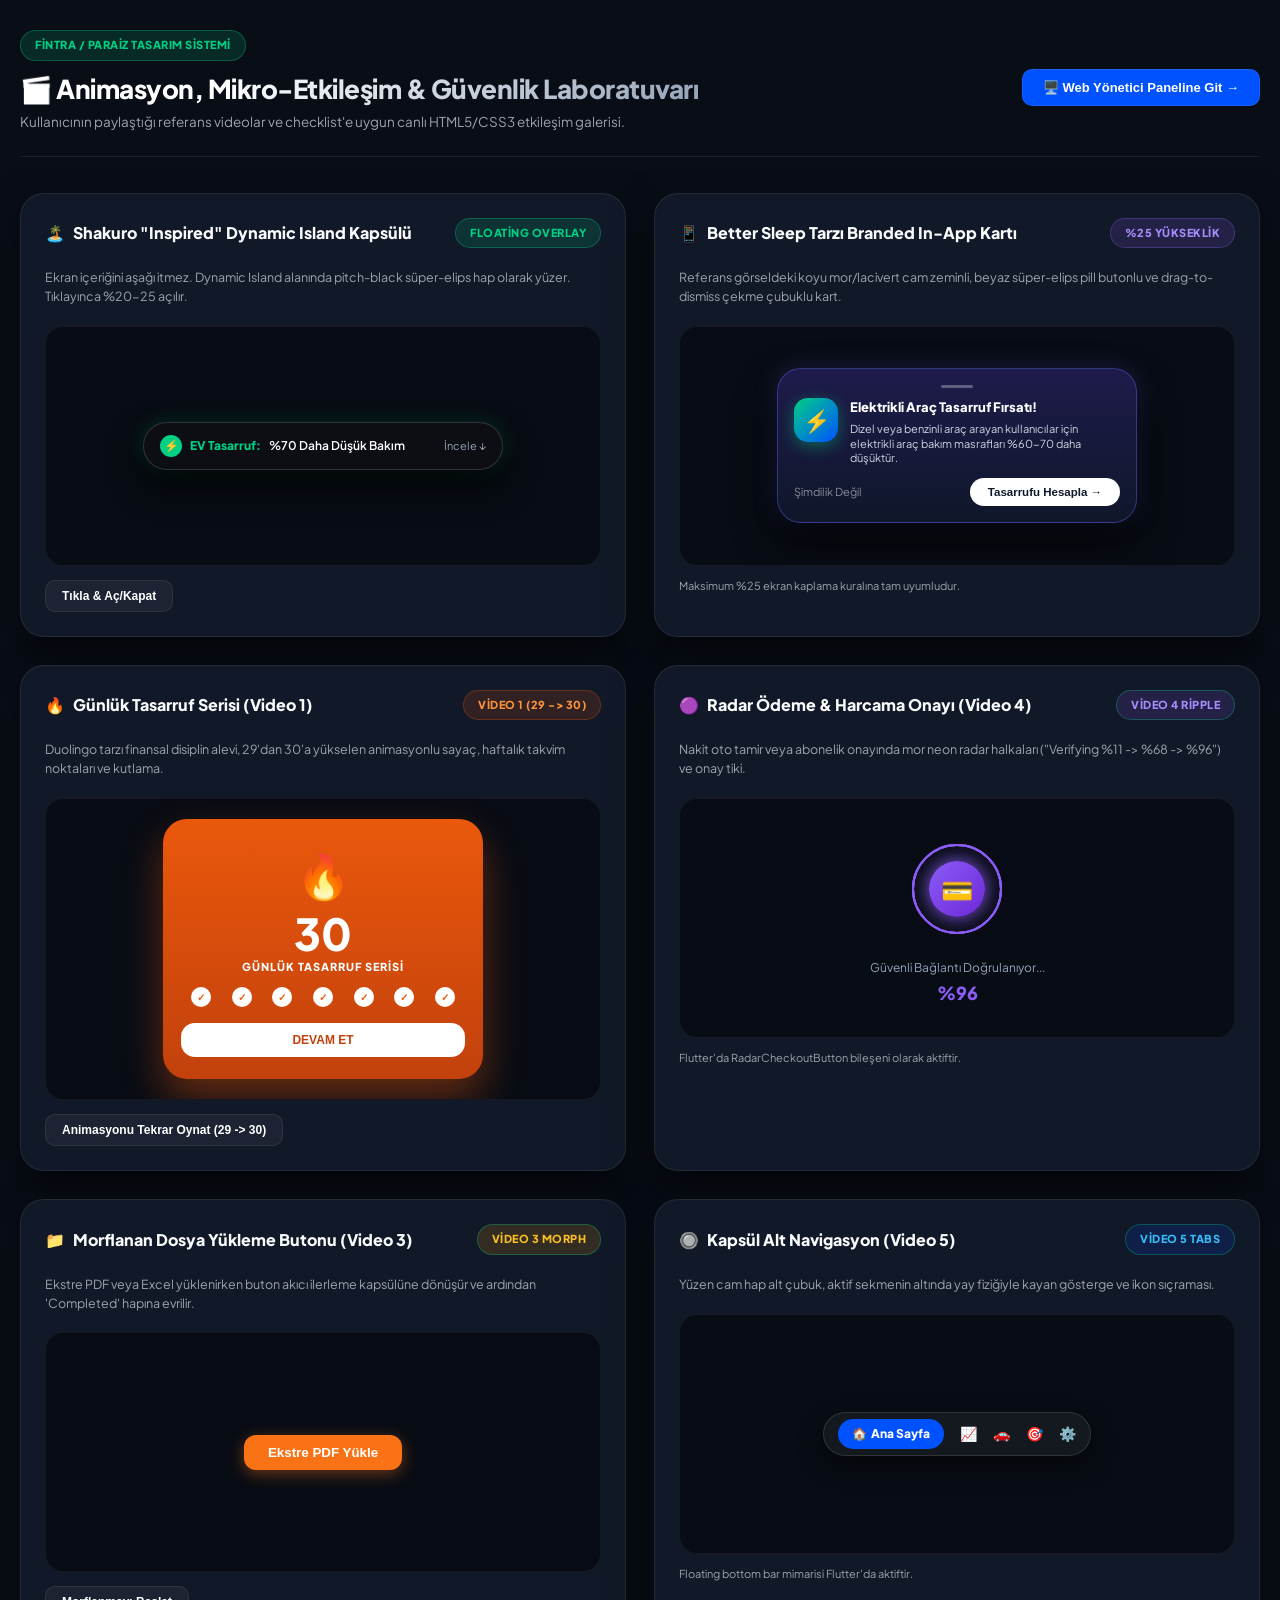
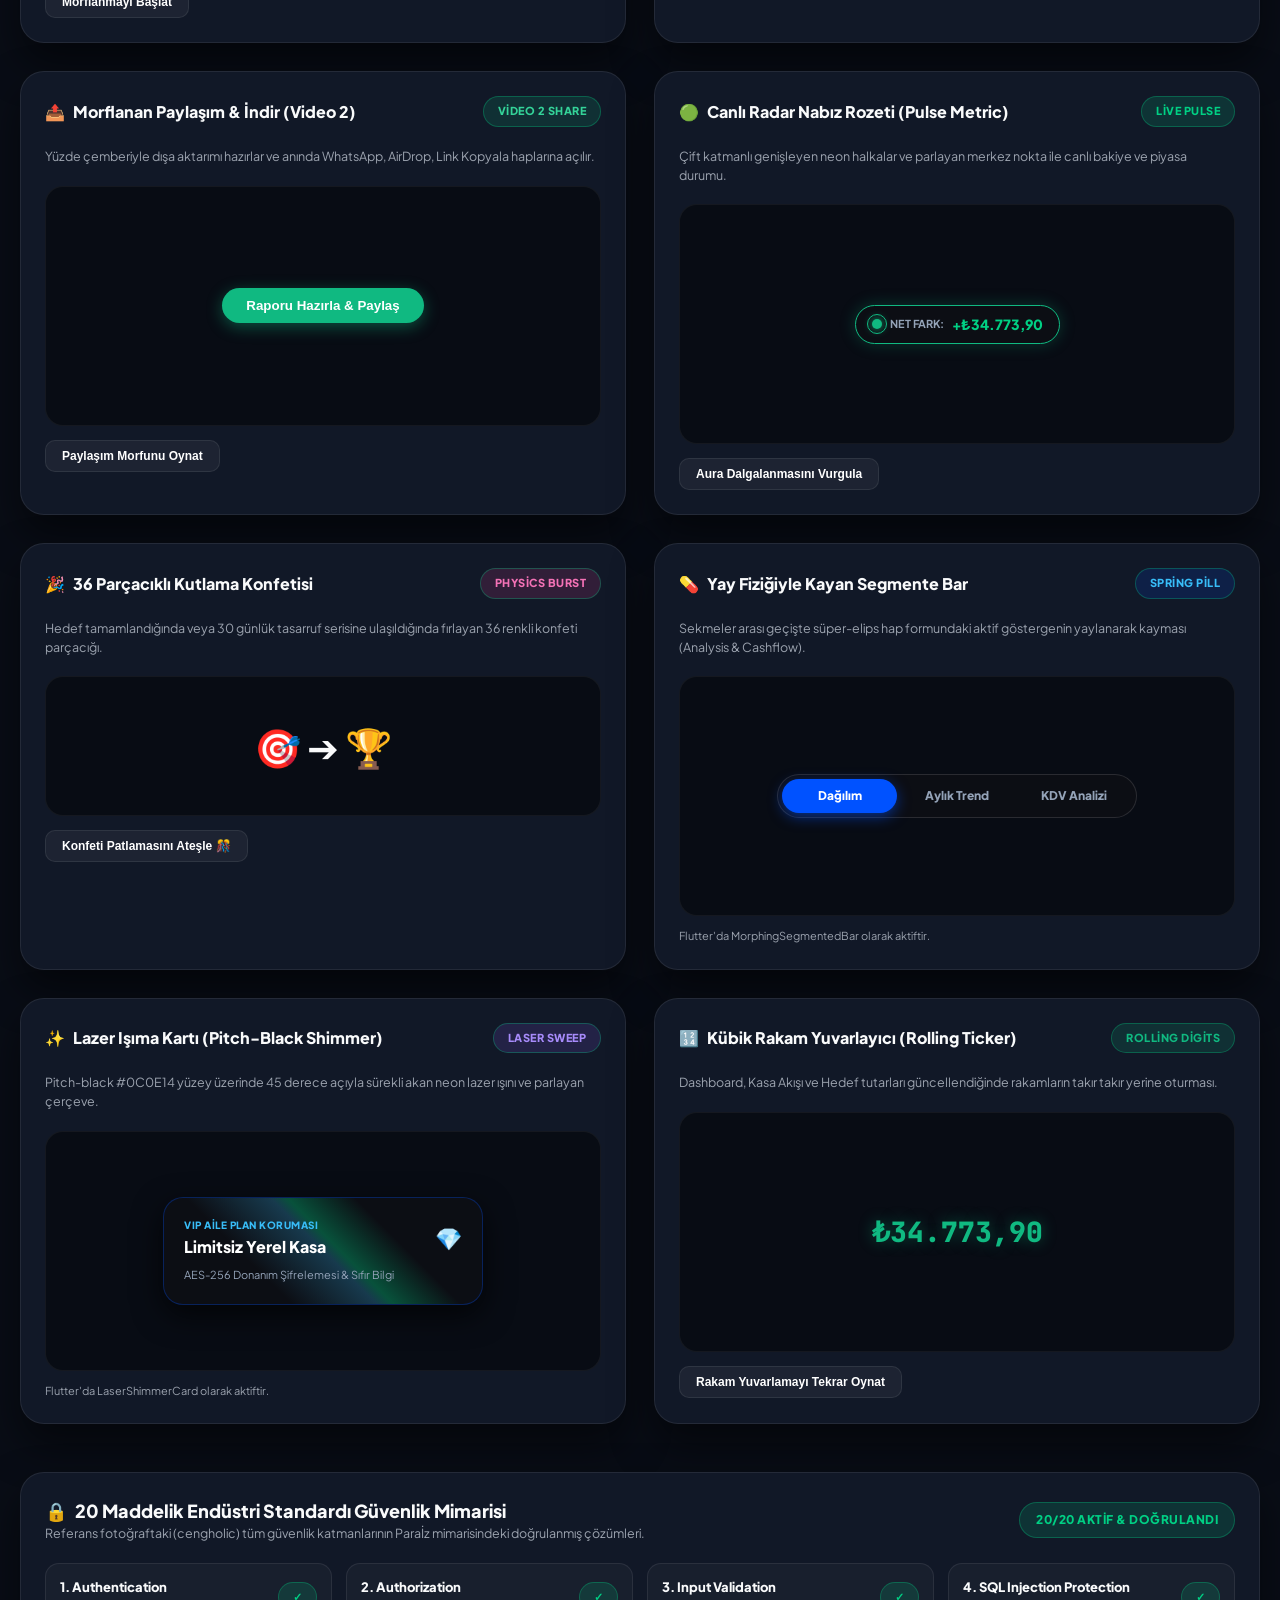
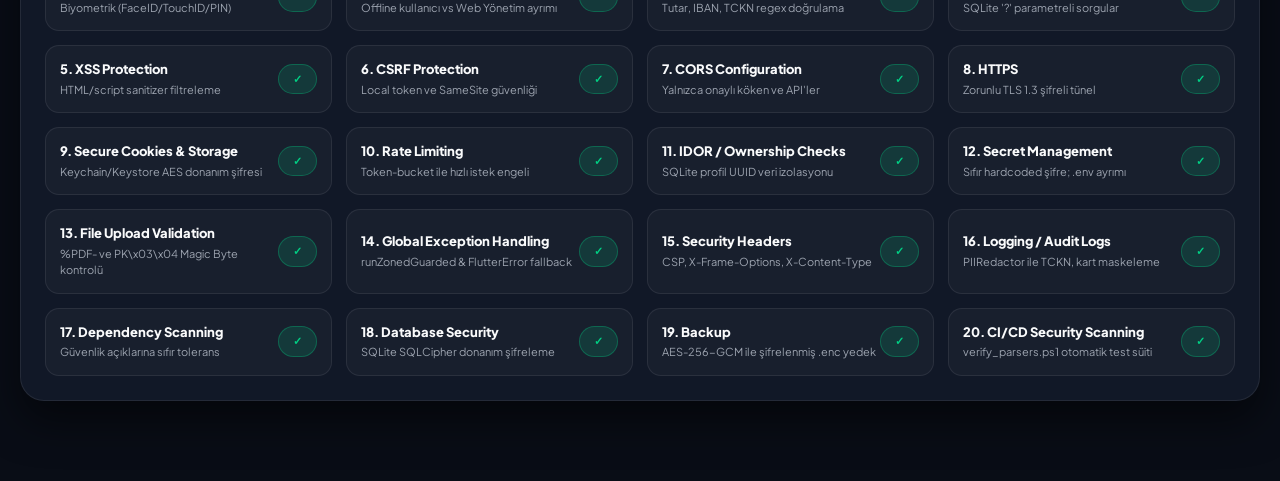
<file: Sistem_Dokumantasyonu/08_ANIMASYON_VE_GORSEL_LABORATUVARI.html>
<!DOCTYPE html>
<html lang="tr">
<head>
  <meta charset="UTF-8">
  <meta name="viewport" content="width=device-width, initial-scale=1.0">
  <title>Paraİz - Animasyon, Mikro-Etkileşim & Güvenlik Laboratuvarı</title>
  <link rel="preconnect" href="https://fonts.googleapis.com">
  <link rel="preconnect" href="https://fonts.gstatic.com" crossorigin>
  <link href="https://fonts.googleapis.com/css2?family=Plus+Jakarta+Sans:wght@400;500;600;700;800;900&family=JetBrains+Mono:wght@400;600;700&display=swap" rel="stylesheet">
  <style>
    :root {
      --bg: #090D16;
      --card-bg: #111827;
      --card-border: rgba(255, 255, 255, 0.08);
      --accent-blue: #0052FF;
      --accent-green: #00D084;
      --accent-orange: #EA580C;
      --accent-purple: #8B5CF6;
      --text: #F9FAFB;
      --text-muted: #9CA3AF;
    }

    * { box-sizing: border-box; margin: 0; padding: 0; }
    body {
      font-family: 'Plus Jakarta Sans', sans-serif;
      background-color: var(--bg);
      color: var(--text);
      padding: 30px 20px 80px;
      line-height: 1.5;
    }

    .container {
      max-width: 1400px;
      margin: 0 auto;
    }

    header {
      margin-bottom: 36px;
      border-bottom: 1px solid var(--card-border);
      padding-bottom: 24px;
      display: flex;
      justify-content: space-between;
      align-items: center;
      flex-wrap: wrap;
      gap: 16px;
    }

    .title-h1 {
      font-size: 26px;
      font-weight: 900;
      letter-spacing: -0.5px;
      background: linear-gradient(135deg, #FFF 30%, #94A3B8 100%);
      -webkit-background-clip: text;
      -webkit-text-fill-color: transparent;
    }

    .badge-pill {
      display: inline-flex;
      align-items: center;
      gap: 6px;
      padding: 6px 14px;
      border-radius: 20px;
      font-size: 11px;
      font-weight: 800;
      background: rgba(0, 208, 132, 0.15);
      color: #00D084;
      border: 1px solid rgba(0, 208, 132, 0.3);
      text-transform: uppercase;
      letter-spacing: 0.5px;
    }

    /* Grid layout for animations */
    .showcase-grid {
      display: grid;
      grid-template-columns: repeat(auto-fit, minmax(420px, 1fr));
      gap: 28px;
      margin-bottom: 48px;
    }

    .card {
      background: var(--card-bg);
      border: 1px solid var(--card-border);
      border-radius: 24px;
      padding: 24px;
      position: relative;
      overflow: hidden;
      box-shadow: 0 20px 40px rgba(0, 0, 0, 0.5);
    }

    .card-header {
      display: flex;
      justify-content: space-between;
      align-items: center;
      margin-bottom: 20px;
    }

    .card-title {
      font-size: 16px;
      font-weight: 800;
      display: flex;
      align-items: center;
      gap: 8px;
    }

    .card-desc {
      font-size: 12.5px;
      color: var(--text-muted);
      margin-bottom: 20px;
    }

    .preview-stage {
      background: #080C14;
      border: 1px solid rgba(255, 255, 255, 0.05);
      border-radius: 18px;
      min-height: 240px;
      display: flex;
      flex-direction: column;
      align-items: center;
      justify-content: center;
      padding: 20px;
      position: relative;
      overflow: hidden;
    }

    /* 1. SHAKURO FLOATING DYNAMIC ISLAND PILL */
    .shakuro-pill {
      background: #0C0E14;
      border: 1px solid rgba(255, 255, 255, 0.15);
      border-radius: 26px;
      box-shadow: 0 16px 36px rgba(0,0,0,0.8), 0 0 20px rgba(0, 208, 132, 0.2);
      width: 100%;
      max-width: 360px;
      padding: 12px 16px;
      cursor: pointer;
      transition: all 0.35s cubic-bezier(0.175, 0.885, 0.32, 1.275);
    }
    .shakuro-pill:hover {
      border-color: rgba(0, 208, 132, 0.5);
      transform: translateY(-2px);
    }

    /* 2. BETTER SLEEP BRANDED IN-APP NOTIFICATION CARD (%25) */
    .better-sleep-card {
      width: 100%;
      max-width: 360px;
      background: linear-gradient(180deg, #1E1B4B 0%, #0F172A 100%);
      border: 1.2px solid rgba(99, 102, 241, 0.4);
      border-radius: 24px;
      padding: 16px;
      box-shadow: 0 20px 40px rgba(0,0,0,0.8), 0 0 25px rgba(99, 102, 241, 0.25);
    }

    /* 3. DAILY STREAK FLAME CARD */
    .streak-container {
      width: 100%;
      max-width: 320px;
      background: linear-gradient(180deg, #EA580C 0%, #C2410C 100%);
      border-radius: 24px;
      padding: 22px 18px;
      text-align: center;
      box-shadow: 0 20px 40px rgba(234, 88, 12, 0.4);
      animation: flamePulse 2s infinite alternate;
    }
    @keyframes flamePulse {
      0% { box-shadow: 0 16px 30px rgba(234, 88, 12, 0.35); }
      100% { box-shadow: 0 24px 50px rgba(234, 88, 12, 0.6); }
    }

    /* 4. RADAR PULSE BUTTON */
    .radar-box {
      position: relative;
      width: 120px;
      height: 120px;
      display: flex;
      align-items: center;
      justify-content: center;
    }
    .radar-ring {
      position: absolute;
      width: 90px;
      height: 90px;
      border-radius: 50%;
      border: 2px solid #8B5CF6;
      animation: ringExpand 1.5s infinite ease-out;
    }
    .radar-ring:nth-child(2) { animation-delay: 0.5s; }
    .radar-ring:nth-child(3) { animation-delay: 1.0s; }
    @keyframes ringExpand {
      0% { transform: scale(0.6); opacity: 1; }
      100% { transform: scale(1.6); opacity: 0; }
    }

    /* 5. MORPHING FILE BUTTON */
    .morph-btn {
      padding: 10px 24px;
      background: #F97316;
      color: white;
      border-radius: 12px;
      font-weight: 800;
      border: none;
      cursor: pointer;
      transition: all 0.3s;
      box-shadow: 0 4px 16px rgba(249, 115, 22, 0.4);
    }
    .morph-btn:hover { background: #EA580C; }

    /* 7. MORPHING SHARE BUTTON */
    .share-pill-btn {
      padding: 10px 24px;
      background: #10B981;
      color: white;
      border-radius: 24px;
      font-weight: 800;
      border: none;
      cursor: pointer;
      box-shadow: 0 4px 16px rgba(16, 185, 129, 0.4);
      transition: all 0.3s;
    }
    .share-pill-btn:hover { background: #059669; }

    /* 8. PULSE METRIC BADGE */
    .pulse-radar-badge {
      display: inline-flex;
      align-items: center;
      gap: 8px;
      background: #0C0E14;
      border: 1.5px solid #10B981;
      padding: 8px 16px;
      border-radius: 20px;
      position: relative;
      box-shadow: 0 0 16px rgba(16, 185, 129, 0.25);
    }
    .radar-dot-live {
      width: 10px;
      height: 10px;
      background: #10B981;
      border-radius: 50%;
      position: relative;
      box-shadow: 0 0 10px #10B981;
    }
    .radar-dot-live::before {
      content: '';
      position: absolute;
      left: -5px; top: -5px; right: -5px; bottom: -5px;
      border: 1.5px solid #10B981;
      border-radius: 50%;
      animation: pulseRipple 1.8s infinite cubic-bezier(0, 0.2, 0.8, 1);
    }
    @keyframes pulseRipple {
      0% { transform: scale(0.6); opacity: 1; }
      100% { transform: scale(2.2); opacity: 0; }
    }

    /* 9. LASER SHIMMER CARD */
    .laser-shimmer-box {
      background: #0C0E14;
      border: 1.5px solid rgba(0, 82, 255, 0.3);
      border-radius: 20px;
      padding: 20px;
      position: relative;
      overflow: hidden;
      box-shadow: 0 10px 30px rgba(0,0,0,0.7);
    }
    .laser-beam {
      position: absolute;
      top: -50%;
      left: -50%;
      width: 200%;
      height: 200%;
      background: linear-gradient(
        45deg,
        transparent 40%,
        rgba(56, 189, 248, 0.25) 50%,
        rgba(0, 208, 132, 0.35) 52%,
        transparent 60%
      );
      animation: laserSweep 3.5s infinite linear;
      pointer-events: none;
    }
    @keyframes laserSweep {
      0% { transform: translate(-50%, -50%) rotate(0deg); }
      100% { transform: translate(50%, 50%) rotate(0deg); }
    }

    /* 10. MORPHING SEGMENTED BAR */
    .morph-seg-container {
      background: #0C0E14;
      border: 1px solid rgba(255, 255, 255, 0.12);
      border-radius: 24px;
      padding: 4px;
      display: flex;
      position: relative;
      width: 100%;
      max-width: 360px;
    }
    .morph-seg-indicator {
      position: absolute;
      top: 4px;
      bottom: 4px;
      border-radius: 20px;
      background: #0052FF;
      box-shadow: 0 4px 14px rgba(0, 82, 255, 0.5);
      transition: all 0.35s cubic-bezier(0.34, 1.56, 0.64, 1);
    }
    .morph-seg-item {
      flex: 1;
      text-align: center;
      padding: 8px 12px;
      font-size: 12px;
      font-weight: 800;
      color: #94A3B8;
      cursor: pointer;
      position: relative;
      z-index: 2;
      transition: color 0.2s;
    }
    .morph-seg-item.active { color: #FFFFFF; }

    /* 12. ROLLING NUMBER TICKER */
    .ticker-display {
      font-family: 'JetBrains Mono', monospace;
      font-size: 28px;
      font-weight: 900;
      color: #10B981;
      text-shadow: 0 0 15px rgba(16, 185, 129, 0.4);
      display: inline-block;
      transition: all 0.2s;
    }

    /* Controls button */
    .btn-action {
      margin-top: 14px;
      padding: 8px 16px;
      border-radius: 10px;
      border: 1px solid var(--card-border);
      background: rgba(255, 255, 255, 0.05);
      color: white;
      font-size: 12px;
      font-weight: 700;
      cursor: pointer;
      transition: all 0.2s;
    }
    .btn-action:hover { background: rgba(255, 255, 255, 0.12); }

    /* Security 20 Matrix */
    .security-matrix {
      display: grid;
      grid-template-columns: repeat(auto-fit, minmax(280px, 1fr));
      gap: 14px;
      margin-top: 20px;
    }
    .sec-item {
      background: rgba(255, 255, 255, 0.03);
      border: 1px solid var(--card-border);
      border-radius: 14px;
      padding: 14px;
      display: flex;
      justify-content: space-between;
      align-items: center;
    }
    .sec-title { font-size: 13px; font-weight: 800; }
    .sec-sub { font-size: 11px; color: var(--text-muted); margin-top: 2px; }
  </style>
</head>
<body>

  <div class="container">
    <header>
      <div>
        <div class="badge-pill">Fintra / Paraİz Tasarım Sistemi</div>
        <h1 class="title-h1" style="margin-top: 8px;">🎬 Animasyon, Mikro-Etkileşim & Güvenlik Laboratuvarı</h1>
        <p style="color: var(--text-muted); font-size: 13.5px; margin-top: 4px;">Kullanıcının paylaştığı referans videolar ve checklist'e uygun canlı HTML5/CSS3 etkileşim galerisi.</p>
      </div>
      <div>
        <a href="../Web_Yonetici_Paneli/index.html" style="text-decoration: none;">
          <button class="btn-action" style="background: var(--accent-blue); padding: 10px 20px; font-size: 13px;">
            🖥️ Web Yönetici Paneline Git →
          </button>
        </a>
      </div>
    </header>

    <!-- SECTION 1: ANIMATION SHOWCASES -->
    <div class="showcase-grid">

      <!-- 1. SHAKURO FLOATING DYNAMIC ISLAND PILL -->
      <div class="card">
        <div class="card-header">
          <div class="card-title">
            <span>🏝️</span> Shakuro "Inspired" Dynamic Island Kapsülü
          </div>
          <span class="badge-pill" style="color: #00D084; background: rgba(0,208,132,0.15);">Floating Overlay</span>
        </div>
        <div class="card-desc">Ekran içeriğini aşağı itmez. Dynamic Island alanında pitch-black süper-elips hap olarak yüzer. Tıklayınca %20-25 açılır.</div>

        <div class="preview-stage">
          <div class="shakuro-pill" id="demo-shakuro-pill" onclick="toggleDemoPill()">
            <div style="display: flex; justify-content: space-between; align-items: center;">
              <div style="display: flex; align-items: center; gap: 8px;">
                <span style="background: #00D084; color: #064E3B; width: 22px; height: 22px; border-radius: 50%; display: flex; align-items: center; justify-content: center; font-weight: 900; font-size: 12px;">⚡</span>
                <span style="color: #00D084; font-weight: 800; font-size: 12px;">EV Tasarruf:</span>
                <span style="color: white; font-size: 12px; font-weight: 600;">%70 Daha Düşük Bakım</span>
              </div>
              <span style="font-size: 11px; color: #94A3B8;">İncele ↓</span>
            </div>
            <div id="demo-pill-expanded" style="display: none; margin-top: 10px; border-top: 1px solid rgba(255,255,255,0.1); padding-top: 8px;">
              <div style="font-size: 11px; color: #CBD5E1; line-height: 1.4;">
                Dizel/benzinli araçlardaki motor yağı, triger, buji ve egzoz gibi periyodik ağır bakım masrafları elektrikli araçta yoktur. Km başına yakıt maliyeti %70-80 daha ekonomiktir.
              </div>
              <div style="display: flex; justify-content: space-between; align-items: center; margin-top: 8px;">
                <span style="font-size: 10px; color: rgba(255,255,255,0.4);">↑ Yukarı kaydırarak kapatın</span>
                <span style="font-size: 11px; font-weight: 800; color: #00D084;">Yıllık ₺45.000 Tasarruf</span>
              </div>
            </div>
          </div>
        </div>
        <button class="btn-action" onclick="toggleDemoPill()">Tıkla & Aç/Kapat</button>
      </div>

      <!-- 2. BETTER SLEEP BRANDED IN-APP MODAL (%25) -->
      <div class="card">
        <div class="card-header">
          <div class="card-title">
            <span>📱</span> Better Sleep Tarzı Branded In-App Kartı
          </div>
          <span class="badge-pill" style="color: #A78BFA; background: rgba(139,92,246,0.15); border-color: rgba(139,92,246,0.3);">%25 Yükseklik</span>
        </div>
        <div class="card-desc">Referans görseldeki koyu mor/lacivert cam zeminli, beyaz süper-elips pill butonlu ve drag-to-dismiss çekme çubuklu kart.</div>

        <div class="preview-stage">
          <div class="better-sleep-card">
            <div style="width: 32px; height: 3px; background: rgba(255,255,255,0.3); border-radius: 2px; margin: 0 auto 10px;"></div>
            <div style="display: flex; gap: 12px; align-items: flex-start;">
              <div style="width: 44px; height: 44px; border-radius: 14px; background: linear-gradient(135deg, #00D084, #0052FF); display: flex; align-items: center; justify-content: center; font-size: 22px; flex-shrink: 0; box-shadow: 0 4px 16px rgba(0,208,132,0.4);">⚡</div>
              <div>
                <div style="font-size: 13px; font-weight: 800; color: white;">Elektrikli Araç Tasarruf Fırsatı!</div>
                <div style="font-size: 11px; color: #CBD5E1; line-height: 1.35; margin-top: 4px;">
                  Dizel veya benzinli araç arayan kullanıcılar için elektrikli araç bakım masrafları %60-70 daha düşüktür.
                </div>
              </div>
            </div>
            <div style="display: flex; justify-content: space-between; align-items: center; margin-top: 12px;">
              <span style="font-size: 11px; color: rgba(255,255,255,0.5); cursor: pointer;">Şimdilik Değil</span>
              <button style="padding: 8px 18px; background: white; color: #0F172A; border: none; border-radius: 20px; font-size: 11.5px; font-weight: 900; cursor: pointer;">Tasarrufu Hesapla →</button>
            </div>
          </div>
        </div>
        <div style="font-size: 11px; color: var(--text-muted); margin-top: 12px;">Maksimum %25 ekran kaplama kuralına tam uyumludur.</div>
      </div>

      <!-- 3. DAILY STREAK ANIMATION (Video 1) -->
      <div class="card">
        <div class="card-header">
          <div class="card-title">
            <span>🔥</span> Günlük Tasarruf Serisi (Video 1)
          </div>
          <span class="badge-pill" style="color: #FB923C; background: rgba(234,88,12,0.15); border-color: rgba(234,88,12,0.3);">Video 1 (29 -> 30)</span>
        </div>
        <div class="card-desc">Duolingo tarzı finansal disiplin alevi, 29'dan 30'a yükselen animasyonlu sayaç, haftalık takvim noktaları ve kutlama.</div>

        <div class="preview-stage">
          <div class="streak-container">
            <div style="font-size: 44px;">🔥</div>
            <div style="font-size: 44px; font-weight: 900; color: white; line-height: 1; margin: 4px 0;" id="demo-streak-num">30</div>
            <div style="font-size: 11px; font-weight: 800; color: white; letter-spacing: 1px;">GÜNLÜK TASARRUF SERİSİ</div>
            <div style="display: flex; justify-content: space-around; margin: 12px 0 16px;">
              <span style="font-size: 10px; background: white; color: #EA580C; width: 20px; height: 20px; border-radius: 50%; display: flex; align-items: center; justify-content: center; font-weight: 800;">✓</span>
              <span style="font-size: 10px; background: white; color: #EA580C; width: 20px; height: 20px; border-radius: 50%; display: flex; align-items: center; justify-content: center; font-weight: 800;">✓</span>
              <span style="font-size: 10px; background: white; color: #EA580C; width: 20px; height: 20px; border-radius: 50%; display: flex; align-items: center; justify-content: center; font-weight: 800;">✓</span>
              <span style="font-size: 10px; background: white; color: #EA580C; width: 20px; height: 20px; border-radius: 50%; display: flex; align-items: center; justify-content: center; font-weight: 800;">✓</span>
              <span style="font-size: 10px; background: white; color: #EA580C; width: 20px; height: 20px; border-radius: 50%; display: flex; align-items: center; justify-content: center; font-weight: 800;">✓</span>
              <span style="font-size: 10px; background: white; color: #EA580C; width: 20px; height: 20px; border-radius: 50%; display: flex; align-items: center; justify-content: center; font-weight: 800;">✓</span>
              <span style="font-size: 10px; background: white; color: #EA580C; width: 20px; height: 20px; border-radius: 50%; display: flex; align-items: center; justify-content: center; font-weight: 800;">✓</span>
            </div>
            <button style="width: 100%; padding: 10px; background: white; color: #C2410C; border: none; border-radius: 14px; font-weight: 900; font-size: 12px; cursor: pointer;">DEVAM ET</button>
          </div>
        </div>
        <button class="btn-action" onclick="animateStreak()">Animasyonu Tekrar Oynat (29 -> 30)</button>
      </div>

      <!-- 4. RADAR CHECKOUT PULSE (Video 4) -->
      <div class="card">
        <div class="card-header">
          <div class="card-title">
            <span>🟣</span> Radar Ödeme & Harcama Onayı (Video 4)
          </div>
          <span class="badge-pill" style="color: #A78BFA; background: rgba(139,92,246,0.15);">Video 4 Ripple</span>
        </div>
        <div class="card-desc">Nakit oto tamir veya abonelik onayında mor neon radar halkaları ("Verifying %11 -> %68 -> %96") ve onay tiki.</div>

        <div class="preview-stage">
          <div class="radar-box">
            <div class="radar-ring"></div>
            <div class="radar-ring"></div>
            <div class="radar-ring"></div>
            <div style="width: 56px; height: 56px; border-radius: 50%; background: linear-gradient(135deg, #8B5CF6, #6D28D9); display: flex; align-items: center; justify-content: center; font-size: 26px; color: white; z-index: 2; box-shadow: 0 0 20px #8B5CF6;">💳</div>
          </div>
          <div style="color: #94A3B8; font-size: 12px; margin-top: 10px;">Güvenli Bağlantı Doğrulanıyor...</div>
          <div style="color: #8B5CF6; font-size: 18px; font-weight: 900; margin-top: 2px;">%96</div>
        </div>
        <div style="font-size: 11px; color: var(--text-muted); margin-top: 12px;">Flutter'da RadarCheckoutButton bileşeni olarak aktiftir.</div>
      </div>

      <!-- 5. MORPHING FILE BUTTON (Video 3) -->
      <div class="card">
        <div class="card-header">
          <div class="card-title">
            <span>📁</span> Morflanan Dosya Yükleme Butonu (Video 3)
          </div>
          <span class="badge-pill" style="color: #FBBF24; background: rgba(245,158,11,0.15);">Video 3 Morph</span>
        </div>
        <div class="card-desc">Ekstre PDF veya Excel yüklenirken buton akıcı ilerleme kapsülüne dönüşür ve ardından 'Completed' hapına evrilir.</div>

        <div class="preview-stage">
          <div id="demo-morph-container" style="width: 100%; max-width: 320px; text-align: center;">
            <button class="morph-btn" onclick="startMorphDemo()">Ekstre PDF Yükle</button>
          </div>
        </div>
        <button class="btn-action" onclick="startMorphDemo()">Morflanmayı Başlat</button>
      </div>

      <!-- 6. FLOATING CAPSULE NAVIGATION (Video 5) -->
      <div class="card">
        <div class="card-header">
          <div class="card-title">
            <span>🔘</span> Kapsül Alt Navigasyon (Video 5)
          </div>
          <span class="badge-pill" style="color: #38BDF8; background: rgba(0,82,255,0.15);">Video 5 Tabs</span>
        </div>
        <div class="card-desc">Yüzen cam hap alt çubuk, aktif sekmenin altında yay fiziğiyle kayan gösterge ve ikon sıçraması.</div>

        <div class="preview-stage">
          <div style="background: rgba(255, 255, 255, 0.05); border: 1px solid rgba(255, 255, 255, 0.12); border-radius: 28px; padding: 6px 14px; display: flex; gap: 16px; align-items: center; box-shadow: 0 10px 25px rgba(0,0,0,0.5);">
            <div style="background: #0052FF; color: white; padding: 6px 14px; border-radius: 20px; font-size: 12px; font-weight: 800; display: flex; align-items: center; gap: 4px;">
              <span>🏠</span> Ana Sayfa
            </div>
            <div style="color: #94A3B8; font-size: 14px; cursor: pointer;">📈</div>
            <div style="color: #94A3B8; font-size: 14px; cursor: pointer;">🚗</div>
            <div style="color: #94A3B8; font-size: 14px; cursor: pointer;">🎯</div>
            <div style="color: #94A3B8; font-size: 14px; cursor: pointer;">⚙️</div>
          </div>
        </div>
        <div style="font-size: 11px; color: var(--text-muted); margin-top: 12px;">Floating bottom bar mimarisi Flutter'da aktiftir.</div>
      </div>

      <!-- 7. MORPHING SHARE BUTTON (Video 2) -->
      <div class="card">
        <div class="card-header">
          <div class="card-title">
            <span>📤</span> Morflanan Paylaşım & İndir (Video 2)
          </div>
          <span class="badge-pill" style="color: #34D399; background: rgba(16,185,129,0.15);">Video 2 Share</span>
        </div>
        <div class="card-desc">Yüzde çemberiyle dışa aktarımı hazırlar ve anında WhatsApp, AirDrop, Link Kopyala haplarına açılır.</div>

        <div class="preview-stage">
          <div id="demo-share-container" style="width: 100%; max-width: 320px; text-align: center;">
            <button class="share-pill-btn" onclick="startShareDemo()">Raporu Hazırla & Paylaş</button>
          </div>
        </div>
        <button class="btn-action" onclick="startShareDemo()">Paylaşım Morfunu Oynat</button>
      </div>

      <!-- 8. LIVE PULSE METRIC BADGE -->
      <div class="card">
        <div class="card-header">
          <div class="card-title">
            <span>🟢</span> Canlı Radar Nabız Rozeti (Pulse Metric)
          </div>
          <span class="badge-pill" style="color: #00D084; background: rgba(0,208,132,0.15);">Live Pulse</span>
        </div>
        <div class="card-desc">Çift katmanlı genişleyen neon halkalar ve parlayan merkez nokta ile canlı bakiye ve piyasa durumu.</div>

        <div class="preview-stage">
          <div class="pulse-radar-badge" id="demo-pulse-badge">
            <div class="radar-dot-live"></div>
            <span style="color: #94A3B8; font-size: 11px; font-weight: 700;">NET FARK:</span>
            <span style="color: #00D084; font-size: 14px; font-weight: 900;">+₺34.773,90</span>
          </div>
        </div>
        <button class="btn-action" onclick="pulseBadgeHighlight()">Aura Dalgalanmasını Vurgula</button>
      </div>

      <!-- 9. STREAK & GOAL CONFETTI BURST -->
      <div class="card">
        <div class="card-header">
          <div class="card-title">
            <span>🎉</span> 36 Parçacıklı Kutlama Konfetisi
          </div>
          <span class="badge-pill" style="color: #F472B6; background: rgba(236,72,153,0.15);">Physics Burst</span>
        </div>
        <div class="card-desc">Hedef tamamlandığında veya 30 günlük tasarruf serisine ulaşıldığında fırlayan 36 renkli konfeti parçacığı.</div>

        <div class="preview-stage" id="confetti-stage" style="position: relative; overflow: hidden; min-height: 140px; display: flex; align-items: center; justify-content: center;">
          <div style="font-size: 38px;">🎯 ➔ 🏆</div>
        </div>
        <button class="btn-action" onclick="triggerBurstParticles()">Konfeti Patlamasını Ateşle 🎊</button>
      </div>

      <!-- 10. MORPHING SEGMENTED BAR -->
      <div class="card">
        <div class="card-header">
          <div class="card-title">
            <span>💊</span> Yay Fiziğiyle Kayan Segmente Bar
          </div>
          <span class="badge-pill" style="color: #38BDF8; background: rgba(0,82,255,0.15);">Spring Pill</span>
        </div>
        <div class="card-desc">Sekmeler arası geçişte süper-elips hap formundaki aktif göstergenin yaylanarak kayması (Analysis & Cashflow).</div>

        <div class="preview-stage">
          <div class="morph-seg-container" id="demo-seg-container">
            <div class="morph-seg-indicator" id="demo-seg-indicator" style="left: 4px; width: calc(33.33% - 4px);"></div>
            <div class="morph-seg-item active" onclick="switchSegTab(0, this)">Dağılım</div>
            <div class="morph-seg-item" onclick="switchSegTab(1, this)">Aylık Trend</div>
            <div class="morph-seg-item" onclick="switchSegTab(2, this)">KDV Analizi</div>
          </div>
        </div>
        <div style="font-size: 11px; color: var(--text-muted); margin-top: 12px;">Flutter'da MorphingSegmentedBar olarak aktiftir.</div>
      </div>

      <!-- 11. LASER SHIMMER VIP CARD -->
      <div class="card">
        <div class="card-header">
          <div class="card-title">
            <span>✨</span> Lazer Işıma Kartı (Pitch-Black Shimmer)
          </div>
          <span class="badge-pill" style="color: #A78BFA; background: rgba(139,92,246,0.15);">Laser Sweep</span>
        </div>
        <div class="card-desc">Pitch-black #0C0E14 yüzey üzerinde 45 derece açıyla sürekli akan neon lazer ışını ve parlayan çerçeve.</div>

        <div class="preview-stage">
          <div class="laser-shimmer-box" style="width: 100%; max-width: 320px;">
            <div class="laser-beam"></div>
            <div style="display: flex; justify-content: space-between; align-items: center; position: relative; z-index: 2;">
              <div>
                <div style="font-size: 10px; font-weight: 800; color: #38BDF8; letter-spacing: 0.5px;">VIP AİLE PLAN KORUMASI</div>
                <div style="font-size: 16px; font-weight: 900; color: white; margin-top: 2px;">Limitsiz Yerel Kasa</div>
              </div>
              <span style="font-size: 22px;">💎</span>
            </div>
            <div style="font-size: 11px; color: #94A3B8; margin-top: 8px; position: relative; z-index: 2;">AES-256 Donanım Şifrelemesi & Sıfır Bilgi</div>
          </div>
        </div>
        <div style="font-size: 11px; color: var(--text-muted); margin-top: 12px;">Flutter'da LaserShimmerCard olarak aktiftir.</div>
      </div>

      <!-- 12. ROLLING NUMBER TICKER -->
      <div class="card">
        <div class="card-header">
          <div class="card-title">
            <span>🔢</span> Kübik Rakam Yuvarlayıcı (Rolling Ticker)
          </div>
          <span class="badge-pill" style="color: #10B981; background: rgba(16,185,129,0.15);">Rolling Digits</span>
        </div>
        <div class="card-desc">Dashboard, Kasa Akışı ve Hedef tutarları güncellendiğinde rakamların takır takır yerine oturması.</div>

        <div class="preview-stage">
          <div class="ticker-display" id="demo-ticker">₺34.773,90</div>
        </div>
        <button class="btn-action" onclick="rerunTicker()">Rakam Yuvarlamayı Tekrar Oynat</button>
      </div>

    </div>

    <!-- SECTION 2: 20-POINT SECURITY MATRIX (photo_5868465652392202673_y.jpg) -->
    <div class="card" style="margin-top: 10px;">
      <div class="card-header">
        <div>
          <div class="card-title" style="font-size: 18px;">
            <span>🔒</span> 20 Maddelik Endüstri Standardı Güvenlik Mimarisi
          </div>
          <div class="card-desc" style="margin-bottom: 0;">Referans fotoğraftaki (cengholic) tüm güvenlik katmanlarının Paraİz mimarisindeki doğrulanmış çözümleri.</div>
        </div>
        <span class="badge-pill" style="font-size: 12px; padding: 8px 16px;">20/20 AKTİF & DOĞRULANDI</span>
      </div>

      <div class="security-matrix">
        <div class="sec-item"><div><div class="sec-title">1. Authentication</div><div class="sec-sub">Biyometrik (FaceID/TouchID/PIN)</div></div><span class="badge-pill">✓</span></div>
        <div class="sec-item"><div><div class="sec-title">2. Authorization</div><div class="sec-sub">Offline kullanıcı vs Web Yönetim ayrımı</div></div><span class="badge-pill">✓</span></div>
        <div class="sec-item"><div><div class="sec-title">3. Input Validation</div><div class="sec-sub">Tutar, IBAN, TCKN regex doğrulama</div></div><span class="badge-pill">✓</span></div>
        <div class="sec-item"><div><div class="sec-title">4. SQL Injection Protection</div><div class="sec-sub">SQLite '?' parametreli sorgular</div></div><span class="badge-pill">✓</span></div>
        <div class="sec-item"><div><div class="sec-title">5. XSS Protection</div><div class="sec-sub">HTML/script sanitizer filtreleme</div></div><span class="badge-pill">✓</span></div>
        <div class="sec-item"><div><div class="sec-title">6. CSRF Protection</div><div class="sec-sub">Local token ve SameSite güvenliği</div></div><span class="badge-pill">✓</span></div>
        <div class="sec-item"><div><div class="sec-title">7. CORS Configuration</div><div class="sec-sub">Yalnızca onaylı köken ve API'ler</div></div><span class="badge-pill">✓</span></div>
        <div class="sec-item"><div><div class="sec-title">8. HTTPS</div><div class="sec-sub">Zorunlu TLS 1.3 şifreli tünel</div></div><span class="badge-pill">✓</span></div>
        <div class="sec-item"><div><div class="sec-title">9. Secure Cookies & Storage</div><div class="sec-sub">Keychain/Keystore AES donanım şifresi</div></div><span class="badge-pill">✓</span></div>
        <div class="sec-item"><div><div class="sec-title">10. Rate Limiting</div><div class="sec-sub">Token-bucket ile hızlı istek engeli</div></div><span class="badge-pill">✓</span></div>
        <div class="sec-item"><div><div class="sec-title">11. IDOR / Ownership Checks</div><div class="sec-sub">SQLite profil UUID veri izolasyonu</div></div><span class="badge-pill">✓</span></div>
        <div class="sec-item"><div><div class="sec-title">12. Secret Management</div><div class="sec-sub">Sıfır hardcoded şifre; .env ayrımı</div></div><span class="badge-pill">✓</span></div>
        <div class="sec-item"><div><div class="sec-title">13. File Upload Validation</div><div class="sec-sub">%PDF- ve PK\x03\x04 Magic Byte kontrolü</div></div><span class="badge-pill">✓</span></div>
        <div class="sec-item"><div><div class="sec-title">14. Global Exception Handling</div><div class="sec-sub">runZonedGuarded & FlutterError fallback</div></div><span class="badge-pill">✓</span></div>
        <div class="sec-item"><div><div class="sec-title">15. Security Headers</div><div class="sec-sub">CSP, X-Frame-Options, X-Content-Type</div></div><span class="badge-pill">✓</span></div>
        <div class="sec-item"><div><div class="sec-title">16. Logging / Audit Logs</div><div class="sec-sub">PIIRedactor ile TCKN, kart maskeleme</div></div><span class="badge-pill">✓</span></div>
        <div class="sec-item"><div><div class="sec-title">17. Dependency Scanning</div><div class="sec-sub">Güvenlik açıklarına sıfır tolerans</div></div><span class="badge-pill">✓</span></div>
        <div class="sec-item"><div><div class="sec-title">18. Database Security</div><div class="sec-sub">SQLite SQLCipher donanım şifreleme</div></div><span class="badge-pill">✓</span></div>
        <div class="sec-item"><div><div class="sec-title">19. Backup</div><div class="sec-sub">AES-256-GCM ile şifrelenmiş .enc yedek</div></div><span class="badge-pill">✓</span></div>
        <div class="sec-item"><div><div class="sec-title">20. CI/CD Security Scanning</div><div class="sec-sub">verify_parsers.ps1 otomatik test süiti</div></div><span class="badge-pill">✓</span></div>
      </div>
    </div>

  </div>

  <script>
    let isPillExpanded = false;
    function toggleDemoPill() {
      isPillExpanded = !isPillExpanded;
      const exp = document.getElementById('demo-pill-expanded');
      exp.style.display = isPillExpanded ? 'block' : 'none';
    }

    function animateStreak() {
      const num = document.getElementById('demo-streak-num');
      num.innerText = '29';
      setTimeout(() => {
        num.innerText = '30';
        num.style.transform = 'scale(1.25)';
        setTimeout(() => { num.style.transform = 'scale(1)'; }, 200);
      }, 500);
    }

    function startMorphDemo() {
      const c = document.getElementById('demo-morph-container');
      c.innerHTML = `
        <div style="background: #FED7AA; border-radius: 20px; height: 42px; position: relative; overflow: hidden; display: flex; align-items: center; justify-content: center;">
          <div id="demo-prog-bar" style="position: absolute; left: 0; top: 0; bottom: 0; width: 0%; background: linear-gradient(90deg, #F97316, #FB923C); border-radius: 20px; transition: width 0.05s linear;"></div>
          <span id="demo-prog-txt" style="position: relative; z-index: 2; font-size: 11.5px; font-weight: 800; color: #78350F;">Uploading... %0</span>
        </div>
      `;
      let p = 0;
      const t = setInterval(() => {
        p += 20;
        const b = document.getElementById('demo-prog-bar');
        const txt = document.getElementById('demo-prog-txt');
        if (b && txt) {
          b.style.width = p + '%';
          txt.innerText = 'Uploading... %' + p;
          if (p > 50) txt.style.color = '#FFF';
        }
        if (p >= 100) {
          clearInterval(t);
          setTimeout(() => {
            c.innerHTML = `
              <div style="background: #0F172A; border-radius: 20px; height: 42px; display: flex; align-items: center; justify-content: center; gap: 8px; color: white; font-size: 12px; font-weight: 800; border: 1px solid rgba(255,255,255,0.1);">
                <span style="background: #10B981; width: 20px; height: 20px; border-radius: 50%; display: flex; align-items: center; justify-content: center; font-size: 12px;">✓</span>
                Completed (Tamamlandı)
              </div>
            `;
            setTimeout(() => {
              c.innerHTML = '<button class="morph-btn" onclick="startMorphDemo()">Ekstre PDF Yükle</button>';
            }, 3000);
          }, 350);
        }
      }, 120);
    }

    function startShareDemo() {
      const c = document.getElementById('demo-share-container');
      c.innerHTML = `
        <div style="background: #0F172A; border: 1.5px solid #10B981; border-radius: 20px; padding: 12px; text-align: center;">
          <div style="font-size: 11px; color: #94A3B8; font-weight: 700;">RAPOR HAZIRLANIYOR</div>
          <div style="font-size: 16px; font-weight: 900; color: #10B981; margin: 4px 0;" id="share-pct">%0</div>
          <div style="height: 6px; background: rgba(255,255,255,0.1); border-radius: 4px; overflow: hidden;">
            <div id="share-prog" style="height: 100%; width: 0%; background: #10B981; transition: width 0.1s;"></div>
          </div>
        </div>
      `;
      let p = 0;
      const t = setInterval(() => {
        p += 25;
        const sp = document.getElementById('share-pct');
        const sb = document.getElementById('share-prog');
        if (sp && sb) { sp.innerText = `%${p}`; sb.style.width = `${p}%`; }
        if (p >= 100) {
          clearInterval(t);
          setTimeout(() => {
            c.innerHTML = `
              <div style="display: flex; justify-content: center; gap: 8px;">
                <button style="background: #22C55E; color: white; border: none; padding: 8px 14px; border-radius: 16px; font-size: 11px; font-weight: 800; cursor: pointer;">WhatsApp</button>
                <button style="background: #0284C7; color: white; border: none; padding: 8px 14px; border-radius: 16px; font-size: 11px; font-weight: 800; cursor: pointer;">AirDrop</button>
                <button style="background: rgba(255,255,255,0.1); color: white; border: 1px solid rgba(255,255,255,0.2); padding: 8px 14px; border-radius: 16px; font-size: 11px; font-weight: 800; cursor: pointer;">Kopyala</button>
              </div>
            `;
            setTimeout(() => {
              c.innerHTML = '<button class="share-pill-btn" onclick="startShareDemo()">Raporu Hazırla & Paylaş</button>';
            }, 4000);
          }, 300);
        }
      }, 100);
    }

    function pulseBadgeHighlight() {
      const b = document.getElementById('demo-pulse-badge');
      b.style.boxShadow = '0 0 32px rgba(16, 185, 129, 0.8)';
      b.style.transform = 'scale(1.06)';
      b.style.transition = 'all 0.3s';
      setTimeout(() => {
        b.style.boxShadow = '0 0 16px rgba(16, 185, 129, 0.25)';
        b.style.transform = 'scale(1)';
      }, 600);
    }

    function triggerBurstParticles() {
      const stage = document.getElementById('confetti-stage');
      const colors = ['#F59E0B', '#10B981', '#3B82F6', '#EC4899', '#8B5CF6', '#F43F5E'];
      for (let i = 0; i < 36; i++) {
        const p = document.createElement('div');
        const size = Math.floor(Math.random() * 8) + 6;
        const color = colors[Math.floor(Math.random() * colors.length)];
        p.style.cssText = `position: absolute; width: ${size}px; height: ${Math.floor(size * 0.6)}px; background: ${color}; border-radius: 2px; left: 50%; top: 50%; z-index: 10; opacity: 1; transform: translate(-50%, -50%); transition: all 1s cubic-bezier(0.25, 1, 0.5, 1);`;
        stage.appendChild(p);

        setTimeout(() => {
          const angle = Math.random() * 2 * Math.PI;
          const dist = Math.random() * 120 + 30;
          const x = Math.cos(angle) * dist;
          const y = Math.sin(angle) * dist;
          p.style.transform = `translate(${x}px, ${y}px) rotate(${Math.random() * 720}deg)`;
          p.style.opacity = '0';
        }, 30);

        setTimeout(() => { p.remove(); }, 1200);
      }
    }

    function switchSegTab(index, el) {
      const items = el.parentElement.querySelectorAll('.morph-seg-item');
      items.forEach(it => it.classList.remove('active'));
      el.classList.add('active');
      const ind = document.getElementById('demo-seg-indicator');
      ind.style.left = `calc(${index * 33.33}% + 4px)`;
    }

    function rerunTicker() {
      const el = document.getElementById('demo-ticker');
      const target = 34773.90;
      let curr = 0;
      const steps = 15;
      let s = 0;
      const interval = setInterval(() => {
        s++;
        curr = (target / steps) * s;
        el.innerText = '₺' + curr.toLocaleString('tr-TR', { minimumFractionDigits: 2, maximumFractionDigits: 2 });
        if (s >= steps) {
          clearInterval(interval);
          el.innerText = '₺34.773,90';
        }
      }, 40);
    }
  </script>
</body>
</html>
</file>
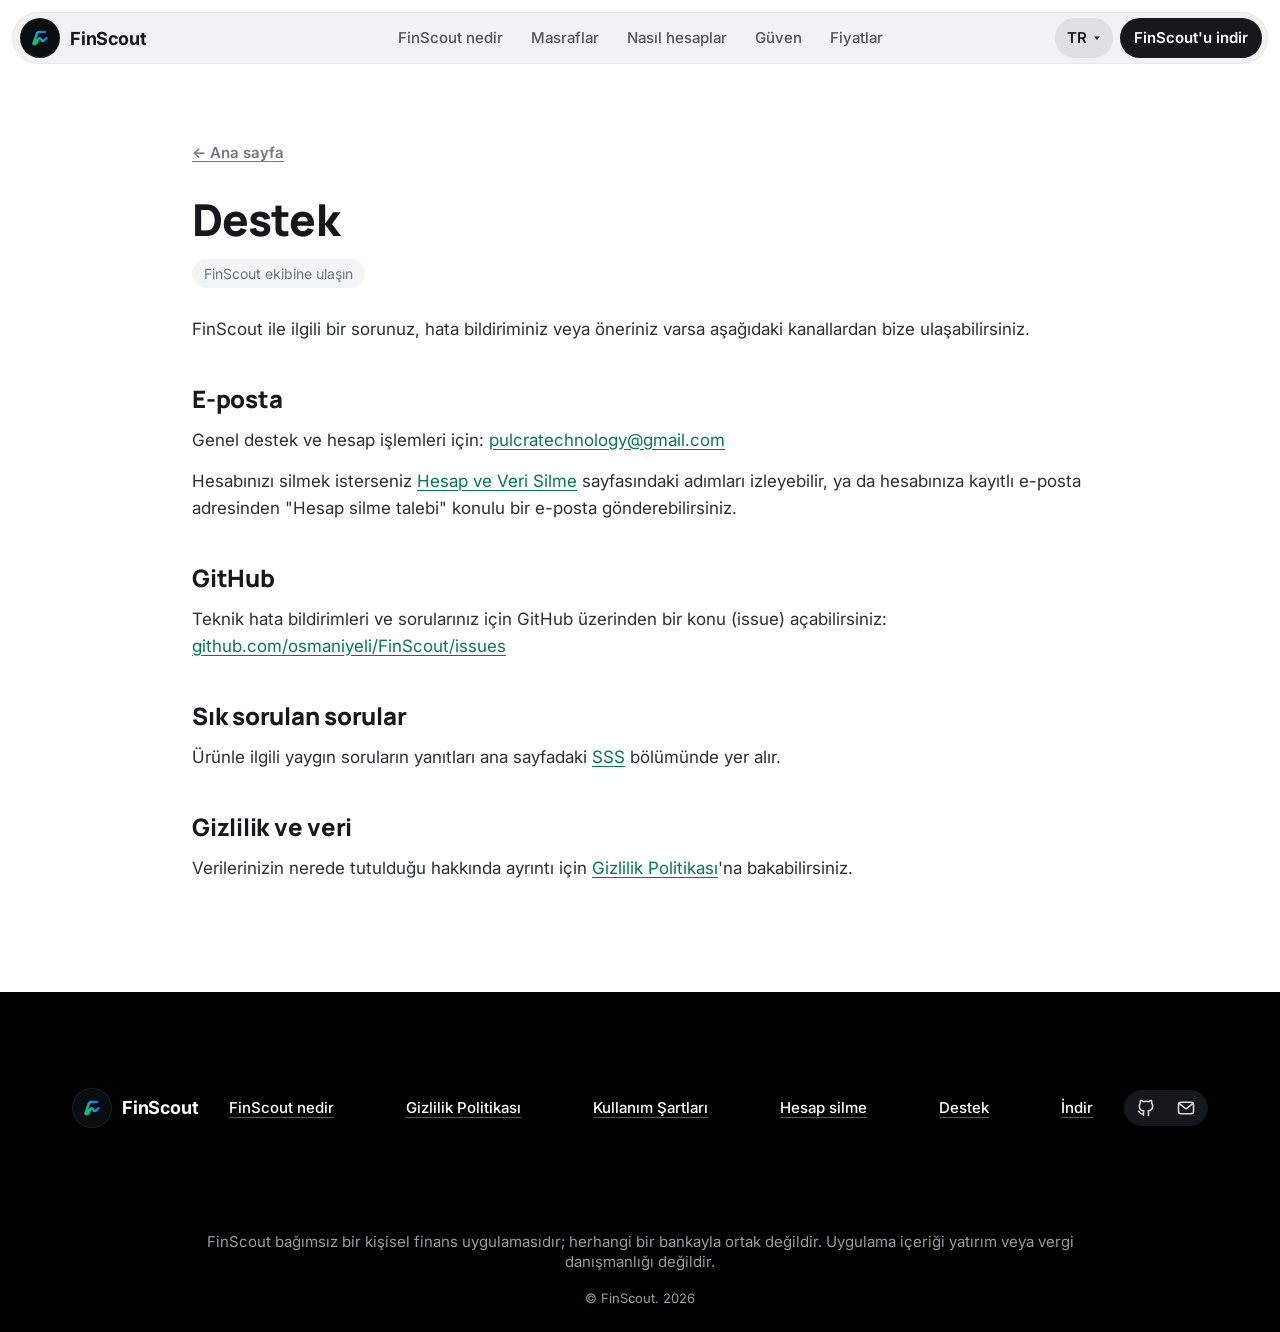
<file: website/destek.html>
<!DOCTYPE html>
<html lang="tr">
<head>
<meta charset="UTF-8">
<meta name="viewport" content="width=device-width, initial-scale=1">
<title>Destek — FinScout</title>
<meta name="description" content="FinScout ile ilgili sorularınız için iletişim bilgileri.">
<link rel="canonical" href="https://osmaniyeli.github.io/FinScout/destek.html">
<link rel="icon" href="favicon.svg" type="image/svg+xml">
<link rel="icon" href="favicon.png" sizes="32x32" type="image/png">
<link rel="shortcut icon" href="favicon.ico">
<link rel="apple-touch-icon" href="apple-touch-icon.png">
<link rel="manifest" href="site.webmanifest">
<meta property="og:type" content="website">
<meta property="og:site_name" content="FinScout">
<meta property="og:title" content="Destek — FinScout">
<meta property="og:image" content="https://osmaniyeli.github.io/FinScout/assets/img/og-image.png">
<link rel="preconnect" href="https://fonts.googleapis.com">
<link rel="preconnect" href="https://fonts.gstatic.com" crossorigin>
<link rel="stylesheet" href="https://fonts.googleapis.com/css2?family=Inter:wght@400;500;600;700&family=Manrope:wght@700;800&display=swap">
<link rel="stylesheet" href="assets/css/site.css">
</head>
<body class="doc-page">
<a class="skip-link" href="#icerik">İçeriğe geç</a>
<header class="site-header" data-theme="light">
  <a class="brand" href="index.html" aria-label="FinScout"><span class="brand-mark"><img src="assets/img/finscout_mark.svg" alt="" width="26" height="26"></span>FinScout</a>
  <nav class="nav" aria-label="Ana menü"><a href="index.html#nedir">FinScout nedir</a><a href="index.html#masraflar">Masraflar</a><a href="index.html#hesap">Nasıl hesaplar</a><a href="index.html#guven">Güven</a><a href="index.html#fiyatlar">Fiyatlar</a></nav>
  <div class="h-right">
    <div class="lang"><button class="lang-btn" type="button" aria-haspopup="true" aria-expanded="false" aria-label="Dil seçimi">TR <svg viewBox="0 0 8 8" aria-hidden="true"><path d="M1 2.5h6L4 6z" fill="currentColor"/></svg></button><div class="lang-menu" role="menu"><a href="destek.html" hreflang="tr" lang="tr" aria-current=true>Türkçe</a><a href="en/index.html" hreflang="en" lang="en">English</a></div></div>
    <a class="h-cta" href="https://play.google.com/store/apps/details?id=com.moneytrace.app" target="_blank" rel="noopener">FinScout'u indir</a>
  </div>
</header>

<main id="icerik" class="doc" data-header-theme="light">
  <div class="container">
    <a class="back-link" href="index.html">← Ana sayfa</a>
    <h1>Destek</h1>
    <span class="updated">FinScout ekibine ulaşın</span>

    <p>FinScout ile ilgili bir sorunuz, hata bildiriminiz veya öneriniz varsa aşağıdaki kanallardan bize ulaşabilirsiniz.</p>

    <h2>E-posta</h2>
    <p>Genel destek ve hesap işlemleri için: <a href="mailto:pulcratechnology@gmail.com">pulcratechnology@gmail.com</a></p>
    <p>Hesabınızı silmek isterseniz <a href="hesap-silme.html">Hesap ve Veri Silme</a> sayfasındaki adımları izleyebilir, ya da hesabınıza kayıtlı e-posta adresinden "Hesap silme talebi" konulu bir e-posta gönderebilirsiniz.</p>

    <h2>GitHub</h2>
    <p>Teknik hata bildirimleri ve sorularınız için GitHub üzerinden bir konu (issue) açabilirsiniz: <a href="https://github.com/osmaniyeli/FinScout/issues" target="_blank" rel="noopener noreferrer">github.com/osmaniyeli/FinScout/issues</a></p>

    <h2>Sık sorulan sorular</h2>
    <p>Ürünle ilgili yaygın soruların yanıtları ana sayfadaki <a href="index.html#sss">SSS</a> bölümünde yer alır.</p>

    <h2>Gizlilik ve veri</h2>
    <p>Verilerinizin nerede tutulduğu hakkında ayrıntı için <a href="gizlilik.html">Gizlilik Politikası</a>'na bakabilirsiniz.</p>
  </div>
</main>

<footer class="site-footer" data-header-theme="dark">
  <div class="f-top">
    <a class="brand" href="index.html"><span class="brand-mark"><img src="assets/img/finscout_mark.svg" alt="" width="26" height="26"></span>FinScout</a>
    <nav class="f-links" aria-label="Footer"><a href="index.html#nedir">FinScout nedir</a><a href="gizlilik.html">Gizlilik Politikası</a><a href="kullanim-sartlari.html">Kullanım Şartları</a><a href="hesap-silme.html">Hesap silme</a><a href="destek.html">Destek</a><a href="https://play.google.com/store/apps/details?id=com.moneytrace.app" target="_blank" rel="noopener">İndir</a></nav>
    <div class="f-soc"><a href="https://github.com/osmaniyeli/FinScout" target="_blank" rel="noopener" aria-label="FinScout GitHub deposu"><svg viewBox="0 0 24 24" fill="none" stroke="#fff" stroke-width="1.8" stroke-linecap="round" stroke-linejoin="round" aria-hidden="true"><path d="M9 19c-4.3 1.4-4.3-2.5-6-3m12 5v-3.5c0-1 .1-1.4-.5-2 2.8-.3 5.5-1.4 5.5-6a4.6 4.6 0 0 0-1.3-3.2 4.2 4.2 0 0 0-.1-3.2s-1.1-.3-3.5 1.3a12 12 0 0 0-6.2 0C6.5 2.8 5.4 3.1 5.4 3.1a4.2 4.2 0 0 0-.1 3.2A4.6 4.6 0 0 0 4 9.5c0 4.6 2.7 5.7 5.5 6-.6.6-.6 1.2-.5 2V21"/></svg></a><a href="mailto:pulcratechnology@gmail.com" aria-label="E-posta ile iletişim"><svg viewBox="0 0 24 24" fill="none" stroke="#fff" stroke-width="1.8" stroke-linecap="round" stroke-linejoin="round" aria-hidden="true"><rect x="3" y="5" width="18" height="14" rx="3"/><path d="m3.5 6.5 8.5 6.5 8.5-6.5"/></svg></a></div>
  </div>
  <p class="f-disc">FinScout bağımsız bir kişisel finans uygulamasıdır; herhangi bir bankayla ortak değildir. Uygulama içeriği yatırım veya vergi danışmanlığı değildir.</p>
  <p class="f-copy">© FinScout. 2026</p>
</footer>
<script src="assets/js/site.js" defer></script>
</body>
</html>
</file>
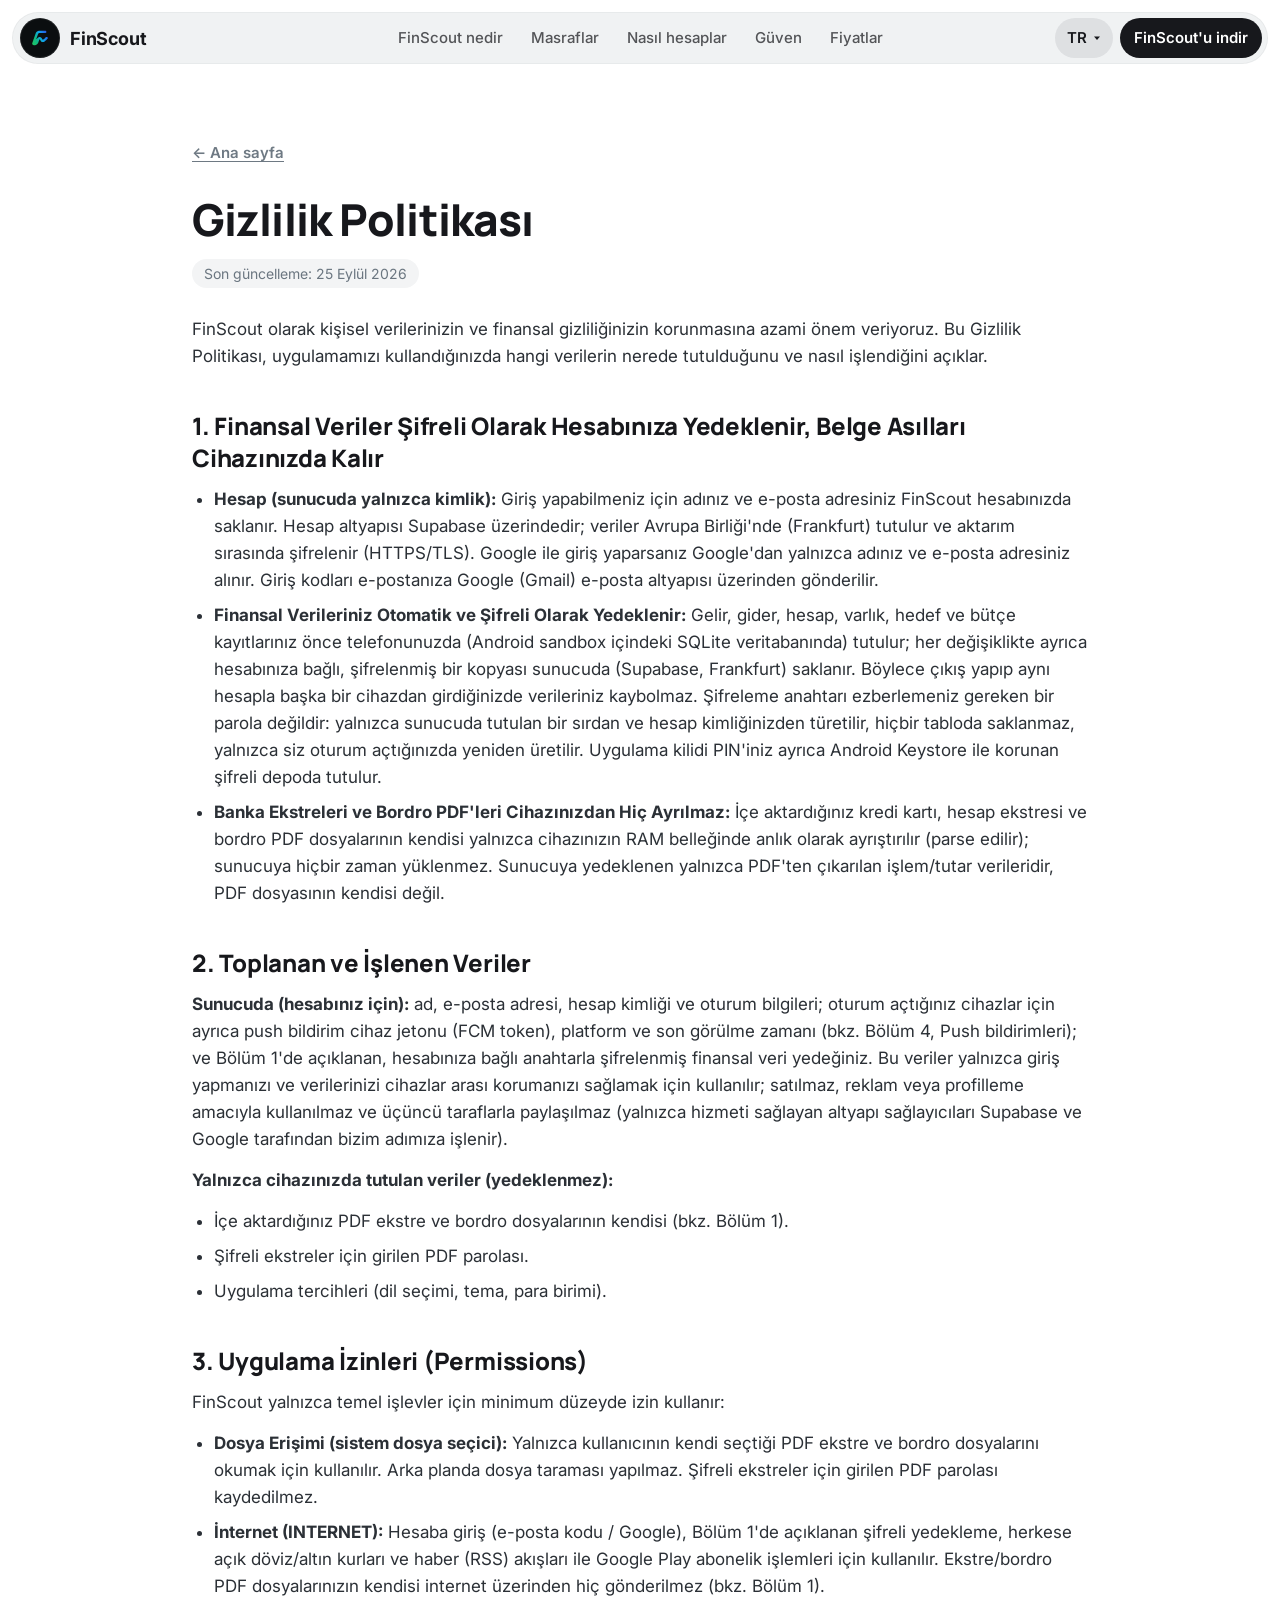
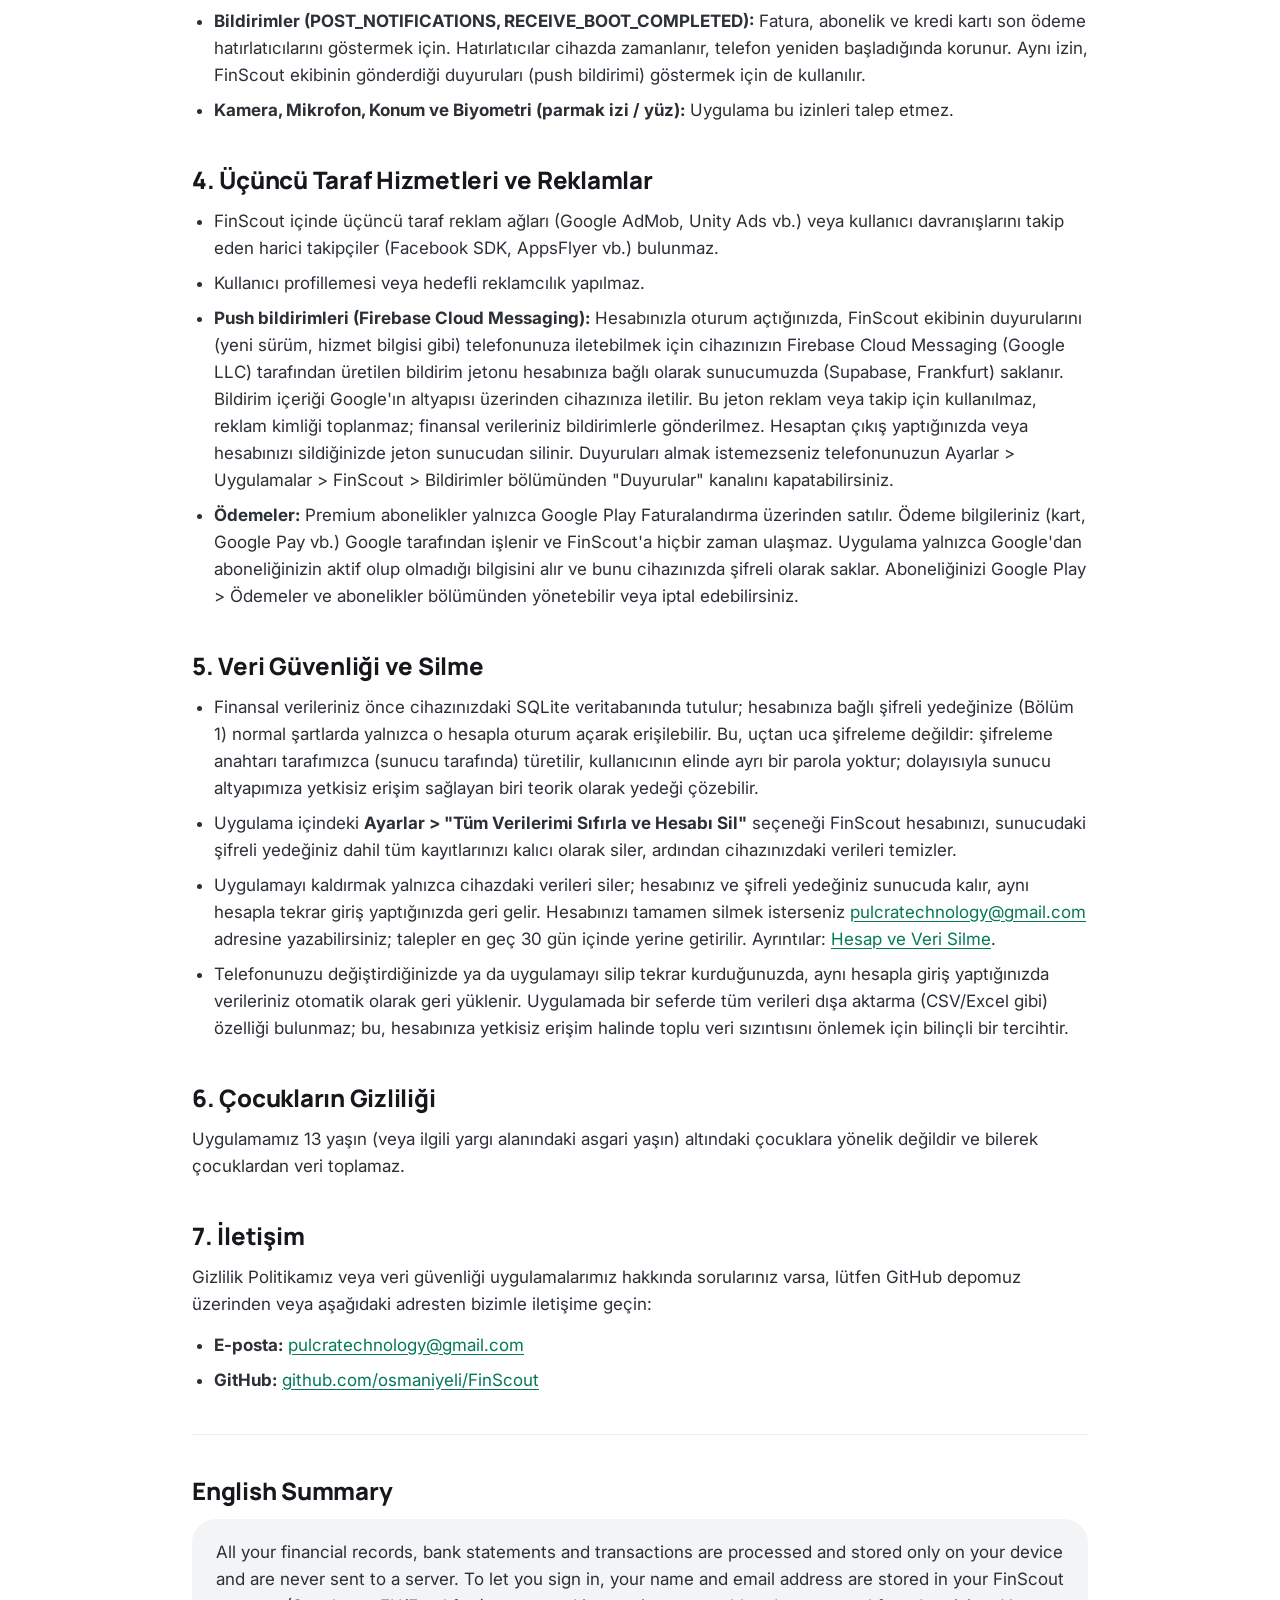
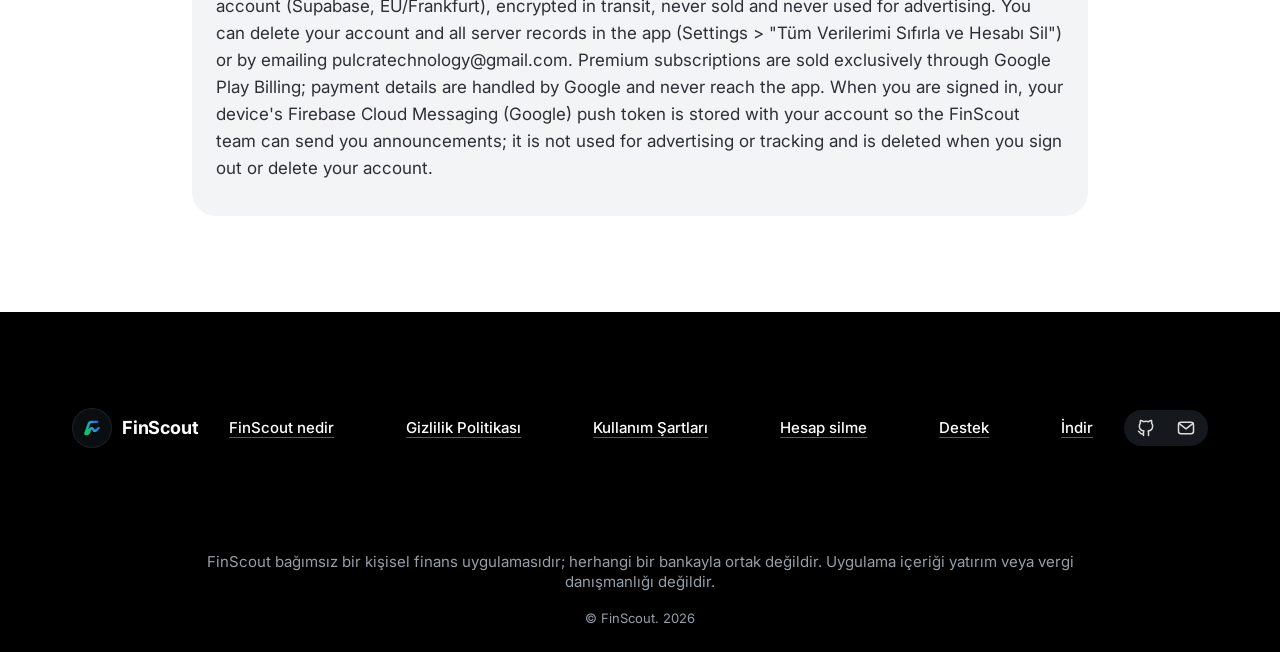
<file: website/gizlilik.html>
<!DOCTYPE html>
<html lang="tr">
<head>
<meta charset="UTF-8">
<meta name="viewport" content="width=device-width, initial-scale=1">
<title>Gizlilik Politikası — FinScout</title>
<meta name="description" content="FinScout gizlilik politikası: hangi veriler cihazınızda kalır, hangileri sunucuda tutulur, izinler ve veri silme hakkında.">
<link rel="canonical" href="https://osmaniyeli.github.io/FinScout/gizlilik.html">
<link rel="icon" href="favicon.svg" type="image/svg+xml">
<link rel="icon" href="favicon.png" sizes="32x32" type="image/png">
<link rel="shortcut icon" href="favicon.ico">
<link rel="apple-touch-icon" href="apple-touch-icon.png">
<link rel="manifest" href="site.webmanifest">
<meta property="og:type" content="website">
<meta property="og:site_name" content="FinScout">
<meta property="og:title" content="Gizlilik Politikası — FinScout">
<meta property="og:image" content="https://osmaniyeli.github.io/FinScout/assets/img/og-image.png">
<link rel="preconnect" href="https://fonts.googleapis.com">
<link rel="preconnect" href="https://fonts.gstatic.com" crossorigin>
<link rel="stylesheet" href="https://fonts.googleapis.com/css2?family=Inter:wght@400;500;600;700&family=Manrope:wght@700;800&display=swap">
<link rel="stylesheet" href="assets/css/site.css">
</head>
<body class="doc-page">
<a class="skip-link" href="#icerik">İçeriğe geç</a>
<header class="site-header" data-theme="light">
  <a class="brand" href="index.html" aria-label="FinScout"><span class="brand-mark"><img src="assets/img/finscout_mark.svg" alt="" width="26" height="26"></span>FinScout</a>
  <nav class="nav" aria-label="Ana menü"><a href="index.html#nedir">FinScout nedir</a><a href="index.html#masraflar">Masraflar</a><a href="index.html#hesap">Nasıl hesaplar</a><a href="index.html#guven">Güven</a><a href="index.html#fiyatlar">Fiyatlar</a></nav>
  <div class="h-right">
    <div class="lang"><button class="lang-btn" type="button" aria-haspopup="true" aria-expanded="false" aria-label="Dil seçimi">TR <svg viewBox="0 0 8 8" aria-hidden="true"><path d="M1 2.5h6L4 6z" fill="currentColor"/></svg></button><div class="lang-menu" role="menu"><a href="gizlilik.html" hreflang="tr" lang="tr" aria-current=true>Türkçe</a><a href="en/index.html" hreflang="en" lang="en">English</a></div></div>
    <a class="h-cta" href="https://play.google.com/store/apps/details?id=com.moneytrace.app" target="_blank" rel="noopener">FinScout'u indir</a>
  </div>
</header>

<main id="icerik" class="doc" data-header-theme="light">
  <div class="container">
    <a class="back-link" href="index.html">← Ana sayfa</a>
    <h1>Gizlilik Politikası</h1>
    <span class="updated">Son güncelleme: 25 Eylül 2026</span>

    <p>FinScout olarak kişisel verilerinizin ve finansal gizliliğinizin korunmasına azami önem veriyoruz. Bu Gizlilik Politikası, uygulamamızı kullandığınızda hangi verilerin nerede tutulduğunu ve nasıl işlendiğini açıklar.</p>

    <h2>1. Finansal Veriler Şifreli Olarak Hesabınıza Yedeklenir, Belge Asılları Cihazınızda Kalır</h2>
    <ul>
      <li><strong>Hesap (sunucuda yalnızca kimlik):</strong> Giriş yapabilmeniz için adınız ve e-posta adresiniz FinScout hesabınızda saklanır. Hesap altyapısı Supabase üzerindedir; veriler Avrupa Birliği'nde (Frankfurt) tutulur ve aktarım sırasında şifrelenir (HTTPS/TLS). Google ile giriş yaparsanız Google'dan yalnızca adınız ve e-posta adresiniz alınır. Giriş kodları e-postanıza Google (Gmail) e-posta altyapısı üzerinden gönderilir.</li>
      <li><strong>Finansal Verileriniz Otomatik ve Şifreli Olarak Yedeklenir:</strong> Gelir, gider, hesap, varlık, hedef ve bütçe kayıtlarınız önce telefonunuzda (Android sandbox içindeki SQLite veritabanında) tutulur; her değişiklikte ayrıca hesabınıza bağlı, şifrelenmiş bir kopyası sunucuda (Supabase, Frankfurt) saklanır. Böylece çıkış yapıp aynı hesapla başka bir cihazdan girdiğinizde verileriniz kaybolmaz. Şifreleme anahtarı ezberlemeniz gereken bir parola değildir: yalnızca sunucuda tutulan bir sırdan ve hesap kimliğinizden türetilir, hiçbir tabloda saklanmaz, yalnızca siz oturum açtığınızda yeniden üretilir. Uygulama kilidi PIN'iniz ayrıca Android Keystore ile korunan şifreli depoda tutulur.</li>
      <li><strong>Banka Ekstreleri ve Bordro PDF'leri Cihazınızdan Hiç Ayrılmaz:</strong> İçe aktardığınız kredi kartı, hesap ekstresi ve bordro PDF dosyalarının kendisi yalnızca cihazınızın RAM belleğinde anlık olarak ayrıştırılır (parse edilir); sunucuya hiçbir zaman yüklenmez. Sunucuya yedeklenen yalnızca PDF'ten çıkarılan işlem/tutar verileridir, PDF dosyasının kendisi değil.</li>
    </ul>

    <h2>2. Toplanan ve İşlenen Veriler</h2>
    <p><strong>Sunucuda (hesabınız için):</strong> ad, e-posta adresi, hesap kimliği ve oturum bilgileri; oturum açtığınız cihazlar için ayrıca push bildirim cihaz jetonu (FCM token), platform ve son görülme zamanı (bkz. Bölüm 4, Push bildirimleri); ve Bölüm 1'de açıklanan, hesabınıza bağlı anahtarla şifrelenmiş finansal veri yedeğiniz. Bu veriler yalnızca giriş yapmanızı ve verilerinizi cihazlar arası korumanızı sağlamak için kullanılır; satılmaz, reklam veya profilleme amacıyla kullanılmaz ve üçüncü taraflarla paylaşılmaz (yalnızca hizmeti sağlayan altyapı sağlayıcıları Supabase ve Google tarafından bizim adımıza işlenir).</p>
    <p><strong>Yalnızca cihazınızda tutulan veriler (yedeklenmez):</strong></p>
    <ul>
      <li>İçe aktardığınız PDF ekstre ve bordro dosyalarının kendisi (bkz. Bölüm 1).</li>
      <li>Şifreli ekstreler için girilen PDF parolası.</li>
      <li>Uygulama tercihleri (dil seçimi, tema, para birimi).</li>
    </ul>

    <h2>3. Uygulama İzinleri (Permissions)</h2>
    <p>FinScout yalnızca temel işlevler için minimum düzeyde izin kullanır:</p>
    <ul>
      <li><strong>Dosya Erişimi (sistem dosya seçici):</strong> Yalnızca kullanıcının kendi seçtiği PDF ekstre ve bordro dosyalarını okumak için kullanılır. Arka planda dosya taraması yapılmaz. Şifreli ekstreler için girilen PDF parolası kaydedilmez.</li>
      <li><strong>İnternet (INTERNET):</strong> Hesaba giriş (e-posta kodu / Google), Bölüm 1'de açıklanan şifreli yedekleme, herkese açık döviz/altın kurları ve haber (RSS) akışları ile Google Play abonelik işlemleri için kullanılır. Ekstre/bordro PDF dosyalarınızın kendisi internet üzerinden hiç gönderilmez (bkz. Bölüm 1).</li>
      <li><strong>Bildirimler (POST_NOTIFICATIONS, RECEIVE_BOOT_COMPLETED):</strong> Fatura, abonelik ve kredi kartı son ödeme hatırlatıcılarını göstermek için. Hatırlatıcılar cihazda zamanlanır, telefon yeniden başladığında korunur. Aynı izin, FinScout ekibinin gönderdiği duyuruları (push bildirimi) göstermek için de kullanılır.</li>
      <li><strong>Kamera, Mikrofon, Konum ve Biyometri (parmak izi / yüz):</strong> Uygulama bu izinleri talep etmez.</li>
    </ul>

    <h2>4. Üçüncü Taraf Hizmetleri ve Reklamlar</h2>
    <ul>
      <li>FinScout içinde üçüncü taraf reklam ağları (Google AdMob, Unity Ads vb.) veya kullanıcı davranışlarını takip eden harici takipçiler (Facebook SDK, AppsFlyer vb.) bulunmaz.</li>
      <li>Kullanıcı profillemesi veya hedefli reklamcılık yapılmaz.</li>
      <li><strong>Push bildirimleri (Firebase Cloud Messaging):</strong> Hesabınızla oturum açtığınızda, FinScout ekibinin duyurularını (yeni sürüm, hizmet bilgisi gibi) telefonunuza iletebilmek için cihazınızın Firebase Cloud Messaging (Google LLC) tarafından üretilen bildirim jetonu hesabınıza bağlı olarak sunucumuzda (Supabase, Frankfurt) saklanır. Bildirim içeriği Google'ın altyapısı üzerinden cihazınıza iletilir. Bu jeton reklam veya takip için kullanılmaz, reklam kimliği toplanmaz; finansal verileriniz bildirimlerle gönderilmez. Hesaptan çıkış yaptığınızda veya hesabınızı sildiğinizde jeton sunucudan silinir. Duyuruları almak istemezseniz telefonunuzun Ayarlar &gt; Uygulamalar &gt; FinScout &gt; Bildirimler bölümünden "Duyurular" kanalını kapatabilirsiniz.</li>
      <li><strong>Ödemeler:</strong> Premium abonelikler yalnızca Google Play Faturalandırma üzerinden satılır. Ödeme bilgileriniz (kart, Google Pay vb.) Google tarafından işlenir ve FinScout'a hiçbir zaman ulaşmaz. Uygulama yalnızca Google'dan aboneliğinizin aktif olup olmadığı bilgisini alır ve bunu cihazınızda şifreli olarak saklar. Aboneliğinizi Google Play &gt; Ödemeler ve abonelikler bölümünden yönetebilir veya iptal edebilirsiniz.</li>
    </ul>

    <h2>5. Veri Güvenliği ve Silme</h2>
    <ul>
      <li>Finansal verileriniz önce cihazınızdaki SQLite veritabanında tutulur; hesabınıza bağlı şifreli yedeğinize (Bölüm 1) normal şartlarda yalnızca o hesapla oturum açarak erişilebilir. Bu, uçtan uca şifreleme değildir: şifreleme anahtarı tarafımızca (sunucu tarafında) türetilir, kullanıcının elinde ayrı bir parola yoktur; dolayısıyla sunucu altyapımıza yetkisiz erişim sağlayan biri teorik olarak yedeği çözebilir.</li>
      <li>Uygulama içindeki <strong>Ayarlar &gt; "Tüm Verilerimi Sıfırla ve Hesabı Sil"</strong> seçeneği FinScout hesabınızı, sunucudaki şifreli yedeğiniz dahil tüm kayıtlarınızı kalıcı olarak siler, ardından cihazınızdaki verileri temizler.</li>
      <li>Uygulamayı kaldırmak yalnızca cihazdaki verileri siler; hesabınız ve şifreli yedeğiniz sunucuda kalır, aynı hesapla tekrar giriş yaptığınızda geri gelir. Hesabınızı tamamen silmek isterseniz <a href="mailto:pulcratechnology@gmail.com">pulcratechnology@gmail.com</a> adresine yazabilirsiniz; talepler en geç 30 gün içinde yerine getirilir. Ayrıntılar: <a href="hesap-silme.html">Hesap ve Veri Silme</a>.</li>
      <li>Telefonunuzu değiştirdiğinizde ya da uygulamayı silip tekrar kurduğunuzda, aynı hesapla giriş yaptığınızda verileriniz otomatik olarak geri yüklenir. Uygulamada bir seferde tüm verileri dışa aktarma (CSV/Excel gibi) özelliği bulunmaz; bu, hesabınıza yetkisiz erişim halinde toplu veri sızıntısını önlemek için bilinçli bir tercihtir.</li>
    </ul>

    <h2>6. Çocukların Gizliliği</h2>
    <p>Uygulamamız 13 yaşın (veya ilgili yargı alanındaki asgari yaşın) altındaki çocuklara yönelik değildir ve bilerek çocuklardan veri toplamaz.</p>

    <h2>7. İletişim</h2>
    <p>Gizlilik Politikamız veya veri güvenliği uygulamalarımız hakkında sorularınız varsa, lütfen GitHub depomuz üzerinden veya aşağıdaki adresten bizimle iletişime geçin:</p>
    <ul>
      <li><strong>E-posta:</strong> <a href="mailto:pulcratechnology@gmail.com">pulcratechnology@gmail.com</a></li>
      <li><strong>GitHub:</strong> <a href="https://github.com/osmaniyeli/FinScout" target="_blank" rel="noopener noreferrer">github.com/osmaniyeli/FinScout</a></li>
    </ul>

    <hr>

    <h2>English Summary</h2>
    <div class="lang-block">
      <p>All your financial records, bank statements and transactions are processed and stored only on your device and are never sent to a server. To let you sign in, your name and email address are stored in your FinScout account (Supabase, EU/Frankfurt), encrypted in transit, never sold and never used for advertising. You can delete your account and all server records in the app (Settings &gt; "Tüm Verilerimi Sıfırla ve Hesabı Sil") or by emailing pulcratechnology@gmail.com. Premium subscriptions are sold exclusively through Google Play Billing; payment details are handled by Google and never reach the app. When you are signed in, your device's Firebase Cloud Messaging (Google) push token is stored with your account so the FinScout team can send you announcements; it is not used for advertising or tracking and is deleted when you sign out or delete your account.</p>
    </div>
  </div>
</main>

<footer class="site-footer" data-header-theme="dark">
  <div class="f-top">
    <a class="brand" href="index.html"><span class="brand-mark"><img src="assets/img/finscout_mark.svg" alt="" width="26" height="26"></span>FinScout</a>
    <nav class="f-links" aria-label="Footer"><a href="index.html#nedir">FinScout nedir</a><a href="gizlilik.html">Gizlilik Politikası</a><a href="kullanim-sartlari.html">Kullanım Şartları</a><a href="hesap-silme.html">Hesap silme</a><a href="destek.html">Destek</a><a href="https://play.google.com/store/apps/details?id=com.moneytrace.app" target="_blank" rel="noopener">İndir</a></nav>
    <div class="f-soc"><a href="https://github.com/osmaniyeli/FinScout" target="_blank" rel="noopener" aria-label="FinScout GitHub deposu"><svg viewBox="0 0 24 24" fill="none" stroke="#fff" stroke-width="1.8" stroke-linecap="round" stroke-linejoin="round" aria-hidden="true"><path d="M9 19c-4.3 1.4-4.3-2.5-6-3m12 5v-3.5c0-1 .1-1.4-.5-2 2.8-.3 5.5-1.4 5.5-6a4.6 4.6 0 0 0-1.3-3.2 4.2 4.2 0 0 0-.1-3.2s-1.1-.3-3.5 1.3a12 12 0 0 0-6.2 0C6.5 2.8 5.4 3.1 5.4 3.1a4.2 4.2 0 0 0-.1 3.2A4.6 4.6 0 0 0 4 9.5c0 4.6 2.7 5.7 5.5 6-.6.6-.6 1.2-.5 2V21"/></svg></a><a href="mailto:pulcratechnology@gmail.com" aria-label="E-posta ile iletişim"><svg viewBox="0 0 24 24" fill="none" stroke="#fff" stroke-width="1.8" stroke-linecap="round" stroke-linejoin="round" aria-hidden="true"><rect x="3" y="5" width="18" height="14" rx="3"/><path d="m3.5 6.5 8.5 6.5 8.5-6.5"/></svg></a></div>
  </div>
  <p class="f-disc">FinScout bağımsız bir kişisel finans uygulamasıdır; herhangi bir bankayla ortak değildir. Uygulama içeriği yatırım veya vergi danışmanlığı değildir.</p>
  <p class="f-copy">© FinScout. 2026</p>
</footer>
<script src="assets/js/site.js" defer></script>
</body>
</html>
</file>
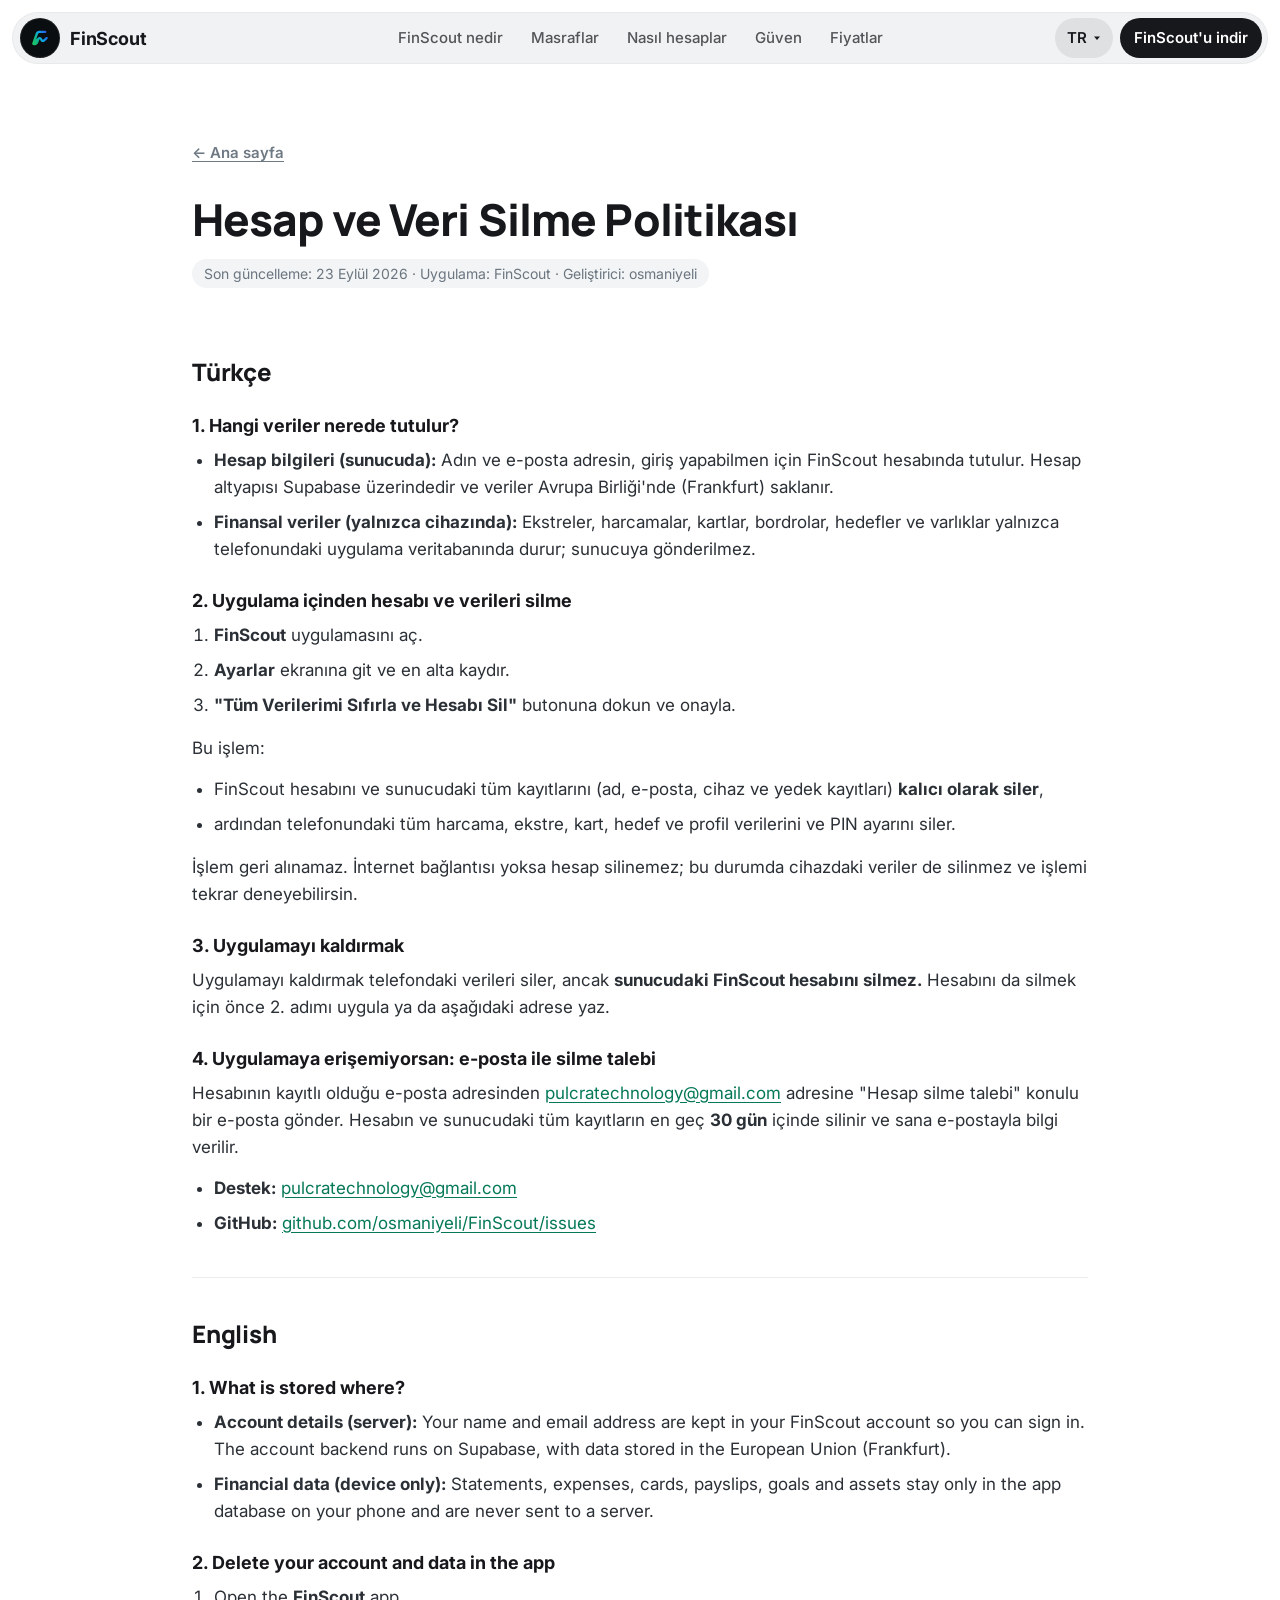
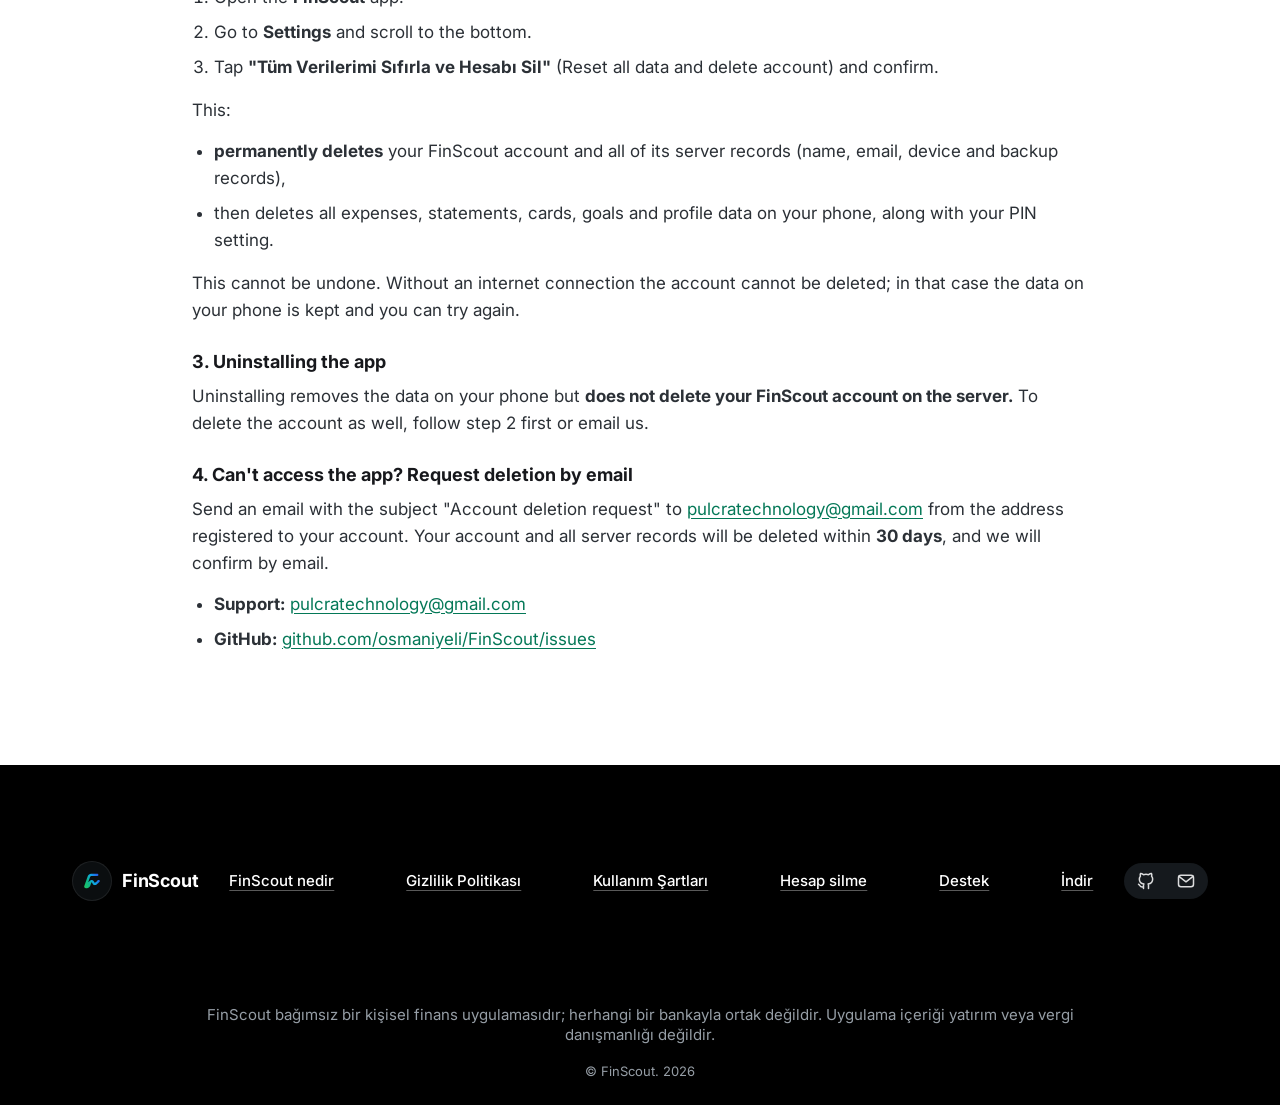
<file: website/hesap-silme.html>
<!DOCTYPE html>
<html lang="tr">
<head>
<meta charset="UTF-8">
<meta name="viewport" content="width=device-width, initial-scale=1">
<title>Hesap ve Veri Silme — FinScout</title>
<meta name="description" content="FinScout hesabınızı ve sunucudaki tüm kayıtlarınızı uygulama içinden veya e-posta ile nasıl silebileceğinizi öğrenin.">
<link rel="canonical" href="https://osmaniyeli.github.io/FinScout/hesap-silme.html">
<link rel="icon" href="favicon.svg" type="image/svg+xml">
<link rel="icon" href="favicon.png" sizes="32x32" type="image/png">
<link rel="shortcut icon" href="favicon.ico">
<link rel="apple-touch-icon" href="apple-touch-icon.png">
<link rel="manifest" href="site.webmanifest">
<meta property="og:type" content="website">
<meta property="og:site_name" content="FinScout">
<meta property="og:title" content="Hesap ve Veri Silme — FinScout">
<meta property="og:image" content="https://osmaniyeli.github.io/FinScout/assets/img/og-image.png">
<link rel="preconnect" href="https://fonts.googleapis.com">
<link rel="preconnect" href="https://fonts.gstatic.com" crossorigin>
<link rel="stylesheet" href="https://fonts.googleapis.com/css2?family=Inter:wght@400;500;600;700&family=Manrope:wght@700;800&display=swap">
<link rel="stylesheet" href="assets/css/site.css">
</head>
<body class="doc-page">
<a class="skip-link" href="#icerik">İçeriğe geç</a>
<header class="site-header" data-theme="light">
  <a class="brand" href="index.html" aria-label="FinScout"><span class="brand-mark"><img src="assets/img/finscout_mark.svg" alt="" width="26" height="26"></span>FinScout</a>
  <nav class="nav" aria-label="Ana menü"><a href="index.html#nedir">FinScout nedir</a><a href="index.html#masraflar">Masraflar</a><a href="index.html#hesap">Nasıl hesaplar</a><a href="index.html#guven">Güven</a><a href="index.html#fiyatlar">Fiyatlar</a></nav>
  <div class="h-right">
    <div class="lang"><button class="lang-btn" type="button" aria-haspopup="true" aria-expanded="false" aria-label="Dil seçimi">TR <svg viewBox="0 0 8 8" aria-hidden="true"><path d="M1 2.5h6L4 6z" fill="currentColor"/></svg></button><div class="lang-menu" role="menu"><a href="hesap-silme.html" hreflang="tr" lang="tr" aria-current=true>Türkçe</a><a href="en/index.html" hreflang="en" lang="en">English</a></div></div>
    <a class="h-cta" href="https://play.google.com/store/apps/details?id=com.moneytrace.app" target="_blank" rel="noopener">FinScout'u indir</a>
  </div>
</header>

<main id="icerik" class="doc" data-header-theme="light">
  <div class="container">
    <a class="back-link" href="index.html">← Ana sayfa</a>
    <h1>Hesap ve Veri Silme Politikası</h1>
    <span class="updated">Son güncelleme: 23 Eylül 2026 · Uygulama: FinScout · Geliştirici: osmaniyeli</span>

    <h2>Türkçe</h2>

    <h3>1. Hangi veriler nerede tutulur?</h3>
    <ul>
      <li><strong>Hesap bilgileri (sunucuda):</strong> Adın ve e-posta adresin, giriş yapabilmen için FinScout hesabında tutulur. Hesap altyapısı Supabase üzerindedir ve veriler Avrupa Birliği'nde (Frankfurt) saklanır.</li>
      <li><strong>Finansal veriler (yalnızca cihazında):</strong> Ekstreler, harcamalar, kartlar, bordrolar, hedefler ve varlıklar yalnızca telefonundaki uygulama veritabanında durur; sunucuya gönderilmez.</li>
    </ul>

    <h3>2. Uygulama içinden hesabı ve verileri silme</h3>
    <ol>
      <li><strong>FinScout</strong> uygulamasını aç.</li>
      <li><strong>Ayarlar</strong> ekranına git ve en alta kaydır.</li>
      <li><strong>"Tüm Verilerimi Sıfırla ve Hesabı Sil"</strong> butonuna dokun ve onayla.</li>
    </ol>
    <p>Bu işlem:</p>
    <ul>
      <li>FinScout hesabını ve sunucudaki tüm kayıtlarını (ad, e-posta, cihaz ve yedek kayıtları) <strong>kalıcı olarak siler</strong>,</li>
      <li>ardından telefonundaki tüm harcama, ekstre, kart, hedef ve profil verilerini ve PIN ayarını siler.</li>
    </ul>
    <p>İşlem geri alınamaz. İnternet bağlantısı yoksa hesap silinemez; bu durumda cihazdaki veriler de silinmez ve işlemi tekrar deneyebilirsin.</p>

    <h3>3. Uygulamayı kaldırmak</h3>
    <p>Uygulamayı kaldırmak telefondaki verileri siler, ancak <strong>sunucudaki FinScout hesabını silmez.</strong> Hesabını da silmek için önce 2. adımı uygula ya da aşağıdaki adrese yaz.</p>

    <h3>4. Uygulamaya erişemiyorsan: e-posta ile silme talebi</h3>
    <p>Hesabının kayıtlı olduğu e-posta adresinden <a href="mailto:pulcratechnology@gmail.com">pulcratechnology@gmail.com</a> adresine "Hesap silme talebi" konulu bir e-posta gönder. Hesabın ve sunucudaki tüm kayıtların en geç <strong>30 gün</strong> içinde silinir ve sana e-postayla bilgi verilir.</p>
    <ul>
      <li><strong>Destek:</strong> <a href="mailto:pulcratechnology@gmail.com">pulcratechnology@gmail.com</a></li>
      <li><strong>GitHub:</strong> <a href="https://github.com/osmaniyeli/FinScout/issues" target="_blank" rel="noopener noreferrer">github.com/osmaniyeli/FinScout/issues</a></li>
    </ul>

    <hr>

    <h2>English</h2>

    <h3>1. What is stored where?</h3>
    <ul>
      <li><strong>Account details (server):</strong> Your name and email address are kept in your FinScout account so you can sign in. The account backend runs on Supabase, with data stored in the European Union (Frankfurt).</li>
      <li><strong>Financial data (device only):</strong> Statements, expenses, cards, payslips, goals and assets stay only in the app database on your phone and are never sent to a server.</li>
    </ul>

    <h3>2. Delete your account and data in the app</h3>
    <ol>
      <li>Open the <strong>FinScout</strong> app.</li>
      <li>Go to <strong>Settings</strong> and scroll to the bottom.</li>
      <li>Tap <strong>"Tüm Verilerimi Sıfırla ve Hesabı Sil"</strong> (Reset all data and delete account) and confirm.</li>
    </ol>
    <p>This:</p>
    <ul>
      <li><strong>permanently deletes</strong> your FinScout account and all of its server records (name, email, device and backup records),</li>
      <li>then deletes all expenses, statements, cards, goals and profile data on your phone, along with your PIN setting.</li>
    </ul>
    <p>This cannot be undone. Without an internet connection the account cannot be deleted; in that case the data on your phone is kept and you can try again.</p>

    <h3>3. Uninstalling the app</h3>
    <p>Uninstalling removes the data on your phone but <strong>does not delete your FinScout account on the server.</strong> To delete the account as well, follow step 2 first or email us.</p>

    <h3>4. Can't access the app? Request deletion by email</h3>
    <p>Send an email with the subject "Account deletion request" to <a href="mailto:pulcratechnology@gmail.com">pulcratechnology@gmail.com</a> from the address registered to your account. Your account and all server records will be deleted within <strong>30 days</strong>, and we will confirm by email.</p>
    <ul>
      <li><strong>Support:</strong> <a href="mailto:pulcratechnology@gmail.com">pulcratechnology@gmail.com</a></li>
      <li><strong>GitHub:</strong> <a href="https://github.com/osmaniyeli/FinScout/issues" target="_blank" rel="noopener noreferrer">github.com/osmaniyeli/FinScout/issues</a></li>
    </ul>
  </div>
</main>

<footer class="site-footer" data-header-theme="dark">
  <div class="f-top">
    <a class="brand" href="index.html"><span class="brand-mark"><img src="assets/img/finscout_mark.svg" alt="" width="26" height="26"></span>FinScout</a>
    <nav class="f-links" aria-label="Footer"><a href="index.html#nedir">FinScout nedir</a><a href="gizlilik.html">Gizlilik Politikası</a><a href="kullanim-sartlari.html">Kullanım Şartları</a><a href="hesap-silme.html">Hesap silme</a><a href="destek.html">Destek</a><a href="https://play.google.com/store/apps/details?id=com.moneytrace.app" target="_blank" rel="noopener">İndir</a></nav>
    <div class="f-soc"><a href="https://github.com/osmaniyeli/FinScout" target="_blank" rel="noopener" aria-label="FinScout GitHub deposu"><svg viewBox="0 0 24 24" fill="none" stroke="#fff" stroke-width="1.8" stroke-linecap="round" stroke-linejoin="round" aria-hidden="true"><path d="M9 19c-4.3 1.4-4.3-2.5-6-3m12 5v-3.5c0-1 .1-1.4-.5-2 2.8-.3 5.5-1.4 5.5-6a4.6 4.6 0 0 0-1.3-3.2 4.2 4.2 0 0 0-.1-3.2s-1.1-.3-3.5 1.3a12 12 0 0 0-6.2 0C6.5 2.8 5.4 3.1 5.4 3.1a4.2 4.2 0 0 0-.1 3.2A4.6 4.6 0 0 0 4 9.5c0 4.6 2.7 5.7 5.5 6-.6.6-.6 1.2-.5 2V21"/></svg></a><a href="mailto:pulcratechnology@gmail.com" aria-label="E-posta ile iletişim"><svg viewBox="0 0 24 24" fill="none" stroke="#fff" stroke-width="1.8" stroke-linecap="round" stroke-linejoin="round" aria-hidden="true"><rect x="3" y="5" width="18" height="14" rx="3"/><path d="m3.5 6.5 8.5 6.5 8.5-6.5"/></svg></a></div>
  </div>
  <p class="f-disc">FinScout bağımsız bir kişisel finans uygulamasıdır; herhangi bir bankayla ortak değildir. Uygulama içeriği yatırım veya vergi danışmanlığı değildir.</p>
  <p class="f-copy">© FinScout. 2026</p>
</footer>
<script src="assets/js/site.js" defer></script>
</body>
</html>
</file>
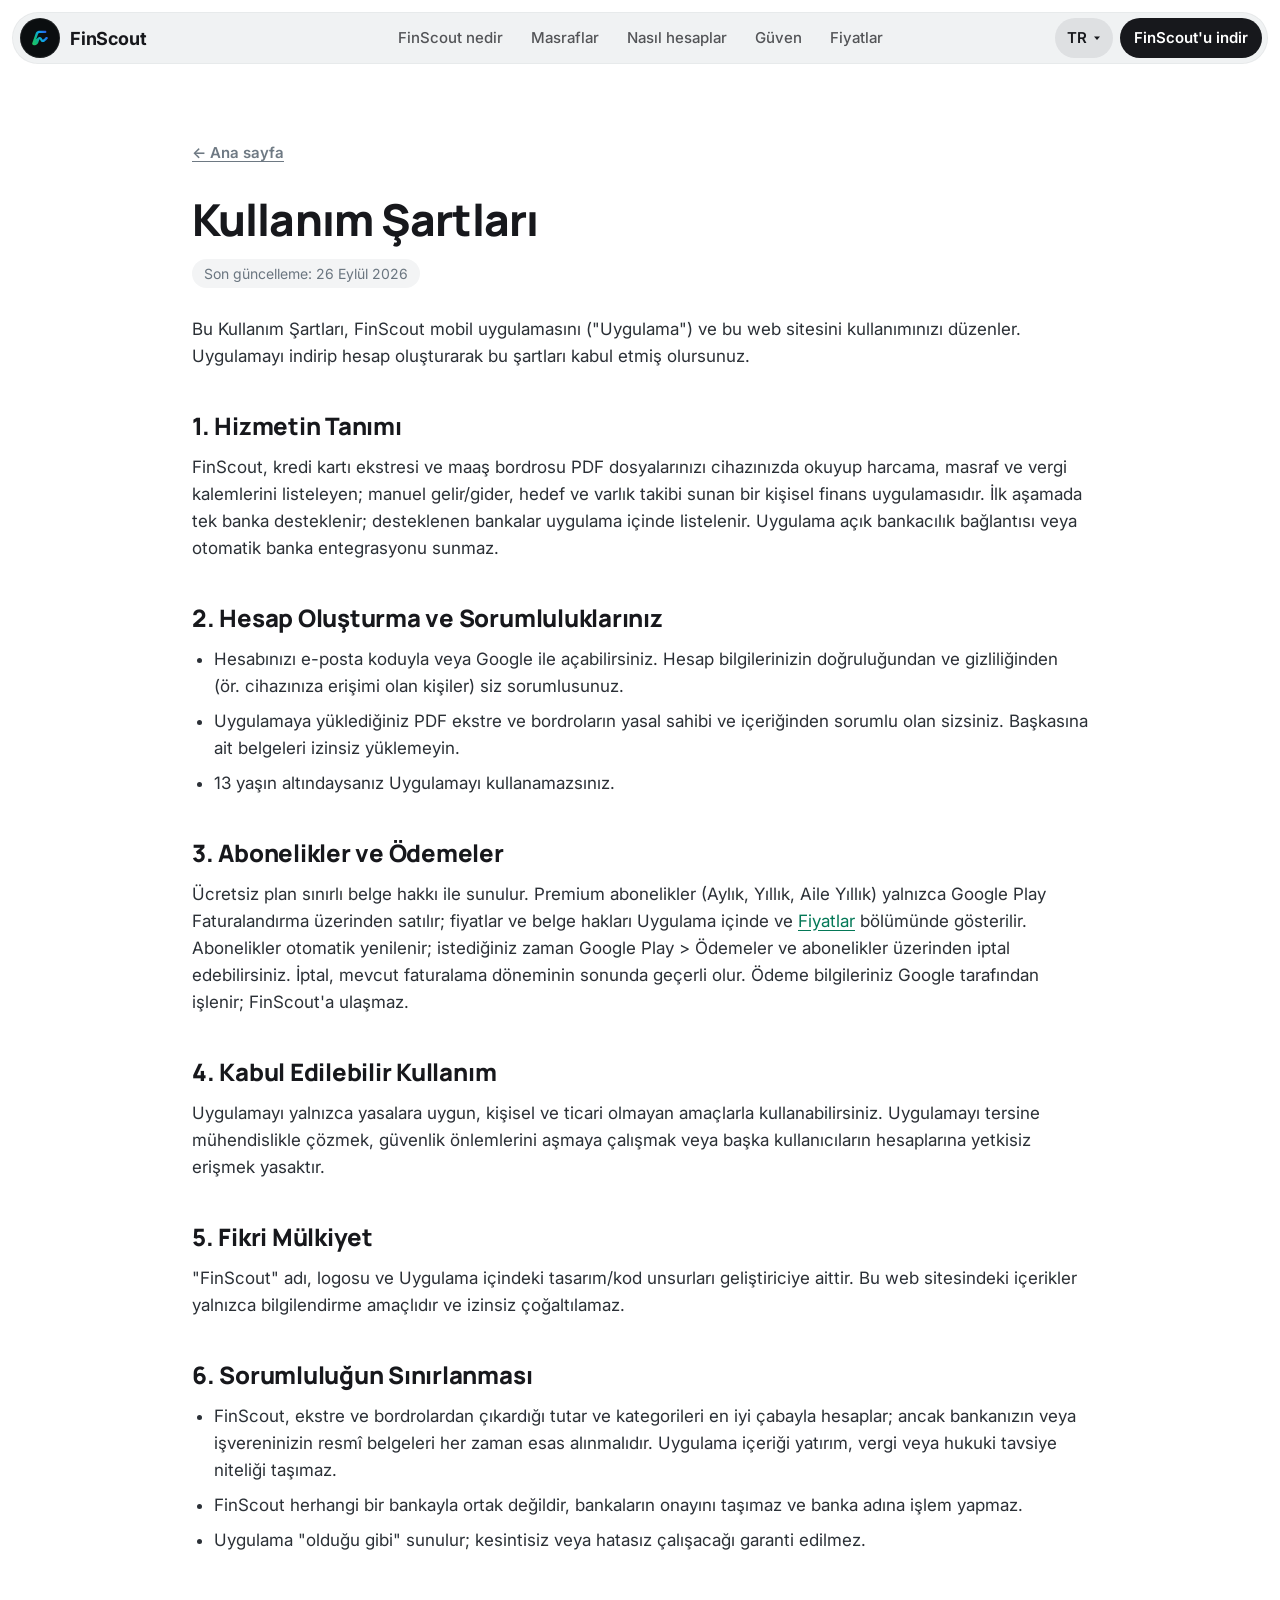
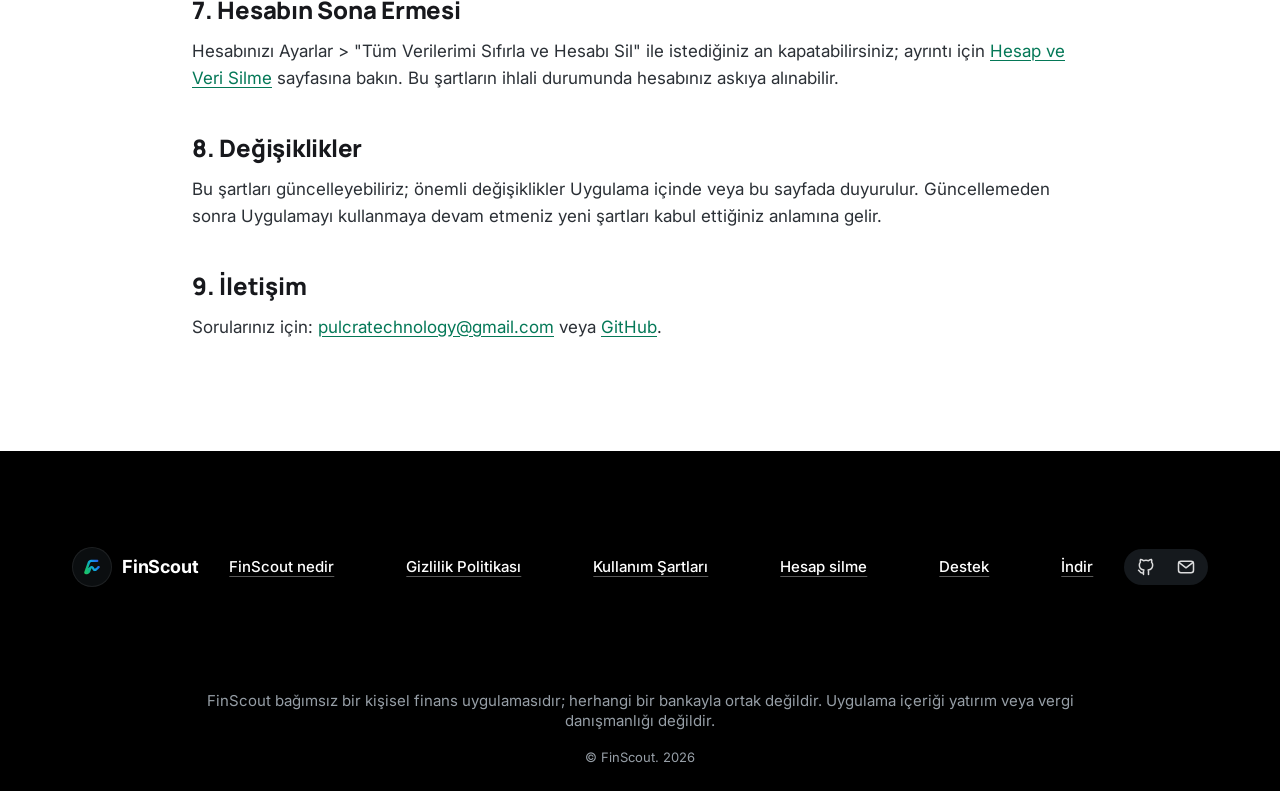
<file: website/kullanim-sartlari.html>
<!DOCTYPE html>
<html lang="tr">
<head>
<meta charset="UTF-8">
<meta name="viewport" content="width=device-width, initial-scale=1">
<title>Kullanım Şartları — FinScout</title>
<meta name="description" content="FinScout uygulamasını kullanırken geçerli olan kullanım şartları.">
<link rel="canonical" href="https://osmaniyeli.github.io/FinScout/kullanim-sartlari.html">
<link rel="icon" href="favicon.svg" type="image/svg+xml">
<link rel="icon" href="favicon.png" sizes="32x32" type="image/png">
<link rel="shortcut icon" href="favicon.ico">
<link rel="apple-touch-icon" href="apple-touch-icon.png">
<link rel="manifest" href="site.webmanifest">
<meta property="og:type" content="website">
<meta property="og:site_name" content="FinScout">
<meta property="og:title" content="Kullanım Şartları — FinScout">
<meta property="og:image" content="https://osmaniyeli.github.io/FinScout/assets/img/og-image.png">
<link rel="preconnect" href="https://fonts.googleapis.com">
<link rel="preconnect" href="https://fonts.gstatic.com" crossorigin>
<link rel="stylesheet" href="https://fonts.googleapis.com/css2?family=Inter:wght@400;500;600;700&family=Manrope:wght@700;800&display=swap">
<link rel="stylesheet" href="assets/css/site.css">
</head>
<body class="doc-page">
<a class="skip-link" href="#icerik">İçeriğe geç</a>
<header class="site-header" data-theme="light">
  <a class="brand" href="index.html" aria-label="FinScout"><span class="brand-mark"><img src="assets/img/finscout_mark.svg" alt="" width="26" height="26"></span>FinScout</a>
  <nav class="nav" aria-label="Ana menü"><a href="index.html#nedir">FinScout nedir</a><a href="index.html#masraflar">Masraflar</a><a href="index.html#hesap">Nasıl hesaplar</a><a href="index.html#guven">Güven</a><a href="index.html#fiyatlar">Fiyatlar</a></nav>
  <div class="h-right">
    <div class="lang"><button class="lang-btn" type="button" aria-haspopup="true" aria-expanded="false" aria-label="Dil seçimi">TR <svg viewBox="0 0 8 8" aria-hidden="true"><path d="M1 2.5h6L4 6z" fill="currentColor"/></svg></button><div class="lang-menu" role="menu"><a href="kullanim-sartlari.html" hreflang="tr" lang="tr" aria-current=true>Türkçe</a><a href="en/index.html" hreflang="en" lang="en">English</a></div></div>
    <a class="h-cta" href="https://play.google.com/store/apps/details?id=com.moneytrace.app" target="_blank" rel="noopener">FinScout'u indir</a>
  </div>
</header>

<main id="icerik" class="doc" data-header-theme="light">
  <div class="container">
    <a class="back-link" href="index.html">← Ana sayfa</a>
    <h1>Kullanım Şartları</h1>
    <span class="updated">Son güncelleme: 26 Eylül 2026</span>

    <p>Bu Kullanım Şartları, FinScout mobil uygulamasını ("Uygulama") ve bu web sitesini kullanımınızı düzenler. Uygulamayı indirip hesap oluşturarak bu şartları kabul etmiş olursunuz.</p>

    <h2>1. Hizmetin Tanımı</h2>
    <p>FinScout, kredi kartı ekstresi ve maaş bordrosu PDF dosyalarınızı cihazınızda okuyup harcama, masraf ve vergi kalemlerini listeleyen; manuel gelir/gider, hedef ve varlık takibi sunan bir kişisel finans uygulamasıdır. İlk aşamada tek banka desteklenir; desteklenen bankalar uygulama içinde listelenir. Uygulama açık bankacılık bağlantısı veya otomatik banka entegrasyonu sunmaz.</p>

    <h2>2. Hesap Oluşturma ve Sorumluluklarınız</h2>
    <ul>
      <li>Hesabınızı e-posta koduyla veya Google ile açabilirsiniz. Hesap bilgilerinizin doğruluğundan ve gizliliğinden (ör. cihazınıza erişimi olan kişiler) siz sorumlusunuz.</li>
      <li>Uygulamaya yüklediğiniz PDF ekstre ve bordroların yasal sahibi ve içeriğinden sorumlu olan sizsiniz. Başkasına ait belgeleri izinsiz yüklemeyin.</li>
      <li>13 yaşın altındaysanız Uygulamayı kullanamazsınız.</li>
    </ul>

    <h2>3. Abonelikler ve Ödemeler</h2>
    <p>Ücretsiz plan sınırlı belge hakkı ile sunulur. Premium abonelikler (Aylık, Yıllık, Aile Yıllık) yalnızca Google Play Faturalandırma üzerinden satılır; fiyatlar ve belge hakları Uygulama içinde ve <a href="index.html#fiyatlar">Fiyatlar</a> bölümünde gösterilir. Abonelikler otomatik yenilenir; istediğiniz zaman Google Play &gt; Ödemeler ve abonelikler üzerinden iptal edebilirsiniz. İptal, mevcut faturalama döneminin sonunda geçerli olur. Ödeme bilgileriniz Google tarafından işlenir; FinScout'a ulaşmaz.</p>

    <h2>4. Kabul Edilebilir Kullanım</h2>
    <p>Uygulamayı yalnızca yasalara uygun, kişisel ve ticari olmayan amaçlarla kullanabilirsiniz. Uygulamayı tersine mühendislikle çözmek, güvenlik önlemlerini aşmaya çalışmak veya başka kullanıcıların hesaplarına yetkisiz erişmek yasaktır.</p>

    <h2>5. Fikri Mülkiyet</h2>
    <p>"FinScout" adı, logosu ve Uygulama içindeki tasarım/kod unsurları geliştiriciye aittir. Bu web sitesindeki içerikler yalnızca bilgilendirme amaçlıdır ve izinsiz çoğaltılamaz.</p>

    <h2>6. Sorumluluğun Sınırlanması</h2>
    <ul>
      <li>FinScout, ekstre ve bordrolardan çıkardığı tutar ve kategorileri en iyi çabayla hesaplar; ancak bankanızın veya işvereninizin resmî belgeleri her zaman esas alınmalıdır. Uygulama içeriği yatırım, vergi veya hukuki tavsiye niteliği taşımaz.</li>
      <li>FinScout herhangi bir bankayla ortak değildir, bankaların onayını taşımaz ve banka adına işlem yapmaz.</li>
      <li>Uygulama "olduğu gibi" sunulur; kesintisiz veya hatasız çalışacağı garanti edilmez.</li>
    </ul>

    <h2>7. Hesabın Sona Ermesi</h2>
    <p>Hesabınızı Ayarlar &gt; "Tüm Verilerimi Sıfırla ve Hesabı Sil" ile istediğiniz an kapatabilirsiniz; ayrıntı için <a href="hesap-silme.html">Hesap ve Veri Silme</a> sayfasına bakın. Bu şartların ihlali durumunda hesabınız askıya alınabilir.</p>

    <h2>8. Değişiklikler</h2>
    <p>Bu şartları güncelleyebiliriz; önemli değişiklikler Uygulama içinde veya bu sayfada duyurulur. Güncellemeden sonra Uygulamayı kullanmaya devam etmeniz yeni şartları kabul ettiğiniz anlamına gelir.</p>

    <h2>9. İletişim</h2>
    <p>Sorularınız için: <a href="mailto:pulcratechnology@gmail.com">pulcratechnology@gmail.com</a> veya <a href="https://github.com/osmaniyeli/FinScout" target="_blank" rel="noopener noreferrer">GitHub</a>.</p>
  </div>
</main>

<footer class="site-footer" data-header-theme="dark">
  <div class="f-top">
    <a class="brand" href="index.html"><span class="brand-mark"><img src="assets/img/finscout_mark.svg" alt="" width="26" height="26"></span>FinScout</a>
    <nav class="f-links" aria-label="Footer"><a href="index.html#nedir">FinScout nedir</a><a href="gizlilik.html">Gizlilik Politikası</a><a href="kullanim-sartlari.html">Kullanım Şartları</a><a href="hesap-silme.html">Hesap silme</a><a href="destek.html">Destek</a><a href="https://play.google.com/store/apps/details?id=com.moneytrace.app" target="_blank" rel="noopener">İndir</a></nav>
    <div class="f-soc"><a href="https://github.com/osmaniyeli/FinScout" target="_blank" rel="noopener" aria-label="FinScout GitHub deposu"><svg viewBox="0 0 24 24" fill="none" stroke="#fff" stroke-width="1.8" stroke-linecap="round" stroke-linejoin="round" aria-hidden="true"><path d="M9 19c-4.3 1.4-4.3-2.5-6-3m12 5v-3.5c0-1 .1-1.4-.5-2 2.8-.3 5.5-1.4 5.5-6a4.6 4.6 0 0 0-1.3-3.2 4.2 4.2 0 0 0-.1-3.2s-1.1-.3-3.5 1.3a12 12 0 0 0-6.2 0C6.5 2.8 5.4 3.1 5.4 3.1a4.2 4.2 0 0 0-.1 3.2A4.6 4.6 0 0 0 4 9.5c0 4.6 2.7 5.7 5.5 6-.6.6-.6 1.2-.5 2V21"/></svg></a><a href="mailto:pulcratechnology@gmail.com" aria-label="E-posta ile iletişim"><svg viewBox="0 0 24 24" fill="none" stroke="#fff" stroke-width="1.8" stroke-linecap="round" stroke-linejoin="round" aria-hidden="true"><rect x="3" y="5" width="18" height="14" rx="3"/><path d="m3.5 6.5 8.5 6.5 8.5-6.5"/></svg></a></div>
  </div>
  <p class="f-disc">FinScout bağımsız bir kişisel finans uygulamasıdır; herhangi bir bankayla ortak değildir. Uygulama içeriği yatırım veya vergi danışmanlığı değildir.</p>
  <p class="f-copy">© FinScout. 2026</p>
</footer>
<script src="assets/js/site.js" defer></script>
</body>
</html>
</file>
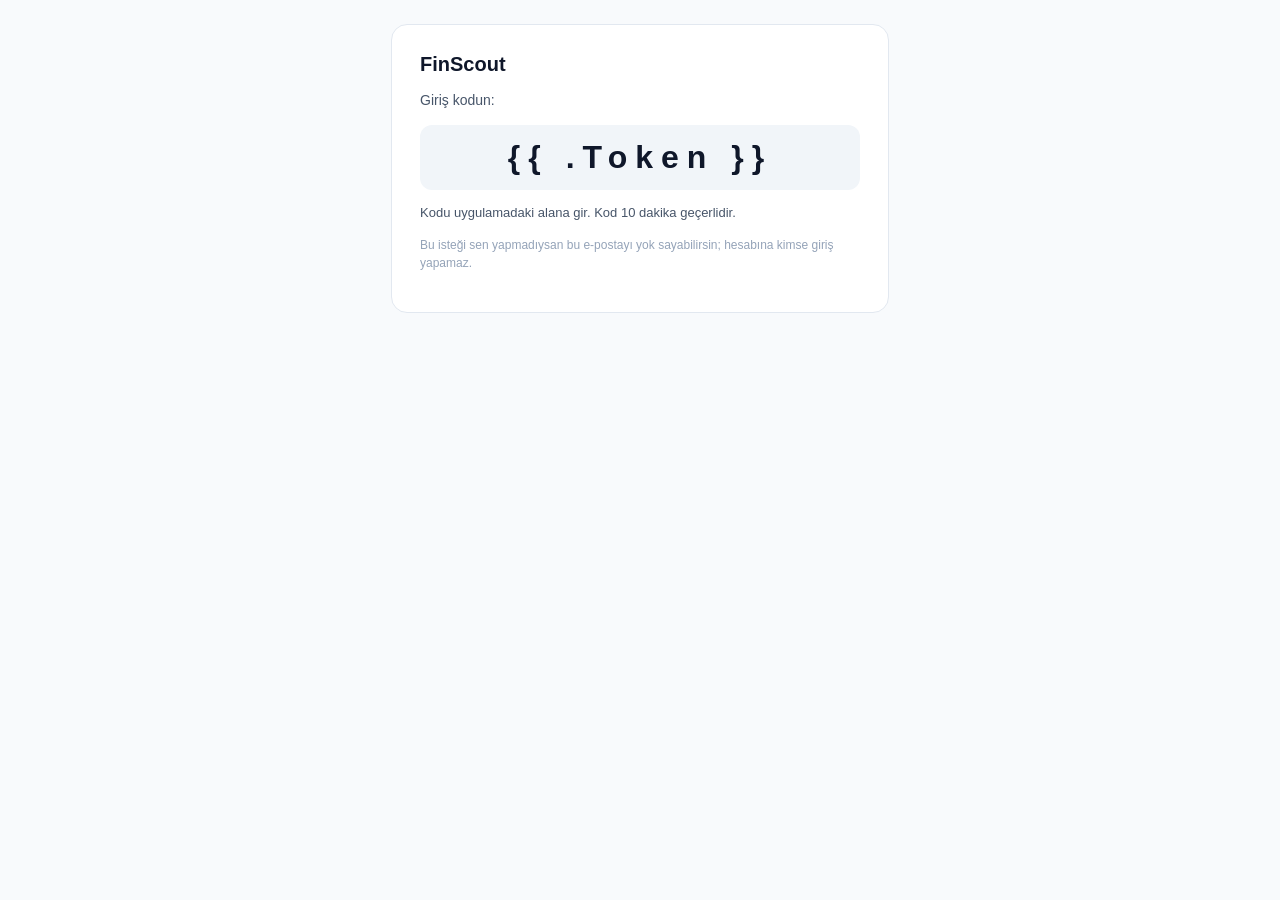
<file: supabase/templates/confirmation.html>
<!doctype html>
<html lang="tr">
<body style="margin:0;padding:24px;background:#f8fafc;font-family:Arial,Helvetica,sans-serif;color:#0f172a">
  <div style="max-width:440px;margin:0 auto;background:#ffffff;border:1px solid #e2e8f0;border-radius:16px;padding:28px">
    <div style="font-size:20px;font-weight:800">FinScout</div>
    <p style="font-size:14px;line-height:1.5;color:#475569">Giriş kodun:</p>
    <div style="font-size:32px;font-weight:800;letter-spacing:8px;text-align:center;padding:14px;background:#f1f5f9;border-radius:12px">{{ .Token }}</div>
    <p style="font-size:13px;line-height:1.5;color:#475569">Kodu uygulamadaki alana gir. Kod 10 dakika geçerlidir.</p>
    <p style="font-size:12px;line-height:1.5;color:#94a3b8">Bu isteği sen yapmadıysan bu e-postayı yok sayabilirsin; hesabına kimse giriş yapamaz.</p>
  </div>
</body>
</html>
</file>
<file: website/assets/css/site.css>
/* FinScout website — original stylesheet.
   Layout rhythm (section order, grid widths, type scale, spacing) follows the reference brief;
   all rules, markup and assets are written for FinScout. */
@font-face{font-family:'Inter-fb';src:local('Arial');ascent-override:90%;descent-override:22%;line-gap-override:0%;size-adjust:107%}
@font-face{font-family:'Head-fb';src:local('Arial');ascent-override:96%;descent-override:25%;line-gap-override:0%;size-adjust:105%}
:root{
  --black:#000;--ink:#17181C;--ink-2:rgba(49,64,79,.7);--mute:#969EA6;--white:#fff;--w97:rgba(255,255,255,.97);--w60:rgba(255,255,255,.6);
  --gray:#F3F4F5;--gray-2:#EEF0F2;--panel:#0E1114;--panel-2:#15191D;--line-d:rgba(255,255,255,.08);--line-l:rgba(23,24,28,.08);
  --green:#10B981;--green-2:#22C55E;--teal:#0EA5E9;--blue:#2563EB;
  --grad:linear-gradient(90deg,#22C55E,#10B981 35%,#0EA5E9 70%,#2563EB);
  --head:'Manrope','Head-fb',system-ui,sans-serif;--body:'Inter','Inter-fb',system-ui,sans-serif;
  --wrap:896px;--wide:1296px;--gut:72px;
}
*,*:before,*:after{box-sizing:border-box}
html{scroll-behavior:smooth;-webkit-text-size-adjust:100%;scroll-padding-top:88px}
body{margin:0;background:#000;color:var(--ink);font-family:var(--body);font-size:16px;line-height:1.5;-webkit-font-smoothing:antialiased;overflow-x:hidden}
img{display:block;max-width:100%;height:auto}
a{color:inherit;text-decoration:none}
button{font:inherit;color:inherit;background:none;border:0;cursor:pointer;padding:0}
p,h1,h2,h3,h4{margin:0}
:focus-visible{outline:2px solid var(--green);outline-offset:3px;border-radius:8px}
.sr-only{position:absolute;width:1px;height:1px;overflow:hidden;clip:rect(0 0 0 0);white-space:nowrap}
.skip-link{position:absolute;left:12px;top:-60px;z-index:100;background:#fff;color:#000;padding:10px 14px;border-radius:10px}
.skip-link:focus{top:12px}
.wrap{width:100%;max-width:calc(var(--wrap) + 32px);margin:0 auto;padding:0 16px}
.wide{width:100%;max-width:calc(var(--wide) + 2*var(--gut));margin:0 auto;padding:0 var(--gut)}
.center{text-align:center}
.head{font-family:var(--head);font-weight:800;letter-spacing:-.02em}
.h-xl{font-size:52px;line-height:62px}
.h-lg{font-size:36px;line-height:52px}
.lead{font-size:20px;line-height:29px}
.t-mute{color:var(--mute)}.t-ink2{color:var(--ink-2)}.t-w60{color:var(--w60)}
.t-strong-l{color:var(--ink);font-weight:600}.t-strong-d{color:#fff;font-weight:600}
.accent{background:var(--grad);-webkit-background-clip:text;background-clip:text;color:transparent}
.accent-g{color:var(--green)}

/* Buttons */
.btn{display:inline-flex;align-items:center;justify-content:center;gap:8px;height:48px;padding:0 22px;border-radius:9999px;font-size:17px;font-weight:600;white-space:nowrap;transition:transform .25s ease,background-color .25s ease,box-shadow .25s ease,opacity .25s}
.btn:hover{transform:translateY(-2px)}
.btn:active{transform:translateY(0) scale(.98)}
.btn-white{background:var(--w97);color:var(--ink)}
.btn-white:hover{background:#fff;box-shadow:0 10px 30px rgba(255,255,255,.18)}
.btn-ghost{background:rgba(40,46,52,.5);color:var(--w97);backdrop-filter:blur(12px);-webkit-backdrop-filter:blur(12px)}
.btn-ghost:hover{background:rgba(60,68,76,.6)}
.btn-dark{background:var(--ink);color:#fff}
.btn-dark:hover{background:#000;box-shadow:0 10px 30px rgba(0,0,0,.18)}
.soon{display:inline-block;font-size:11px;font-weight:700;letter-spacing:.04em;text-transform:uppercase;padding:2px 7px;border-radius:999px;background:rgba(16,185,129,.16);color:var(--green)}
.btn-dark .soon,.btn-white .soon{background:rgba(16,185,129,.18)}
.note{font-size:16px;line-height:20.8px;color:var(--ink-2);margin-top:16px}
.on-dark .note{color:var(--mute)}

/* Header */
.site-header{position:fixed;top:12px;left:12px;right:12px;z-index:50;height:52px;border-radius:999px;display:flex;align-items:center;justify-content:space-between;padding:0 6px 0 8px;transition:background-color .35s ease,color .35s ease,box-shadow .35s ease,backdrop-filter .35s}
.site-header[data-theme=dark]{background:linear-gradient(90deg,rgba(20,24,28,.72),rgba(28,32,36,.55));color:#fff;backdrop-filter:blur(16px) saturate(140%);-webkit-backdrop-filter:blur(16px) saturate(140%);box-shadow:inset 0 0 0 1px rgba(255,255,255,.06)}
.site-header[data-theme=light]{background:rgba(238,240,242,.86);color:var(--ink);backdrop-filter:blur(16px);-webkit-backdrop-filter:blur(16px);box-shadow:inset 0 0 0 1px rgba(23,24,28,.04)}
.brand{display:flex;align-items:center;gap:10px;font-size:18px;font-weight:700;letter-spacing:-.01em;height:40px}
.brand-mark{width:40px;height:40px;border-radius:50%;display:grid;place-items:center;background:#0b0e10;box-shadow:inset 0 0 0 1px rgba(255,255,255,.08)}
.brand-mark img{width:26px;height:26px}
.nav{position:absolute;left:50%;top:50%;transform:translate(-50%,-50%);display:none;align-items:center}
.nav a{height:40px;display:inline-flex;align-items:center;padding:10px 14px;border-radius:999px;font-size:15px;font-weight:500;line-height:20px;opacity:.72;transition:opacity .2s,background-color .2s}
.nav a:hover,.nav a.is-active{opacity:1}
.site-header[data-theme=dark] .nav a:hover{background:rgba(255,255,255,.08)}
.site-header[data-theme=light] .nav a:hover{background:rgba(23,24,28,.05)}
.h-right{display:flex;align-items:center;gap:7px}
.lang{position:relative}
.lang-btn{height:40px;padding:10px 12px;border-radius:67px;font-size:15px;font-weight:600;display:flex;align-items:center;gap:6px}
.site-header[data-theme=dark] .lang-btn{background:rgba(255,255,255,.2);color:var(--w97)}
.site-header[data-theme=light] .lang-btn{background:rgba(23,24,28,.08);color:var(--ink)}
.lang-btn svg{width:8px;height:8px;transition:transform .2s}
.lang.open .lang-btn svg{transform:rotate(180deg)}
.lang-menu{position:absolute;right:0;top:48px;min-width:150px;background:#fff;color:var(--ink);border-radius:16px;padding:6px;box-shadow:0 20px 50px rgba(0,0,0,.25);opacity:0;visibility:hidden;transform:translateY(-6px);transition:all .2s}
.lang.open .lang-menu{opacity:1;visibility:visible;transform:none}
.lang-menu a{display:flex;justify-content:space-between;padding:10px 12px;border-radius:10px;font-size:15px;font-weight:500}
.lang-menu a:hover{background:var(--gray)}
.lang-menu a[aria-current=true]:after{content:"✓";color:var(--green);font-weight:700}
.h-cta{height:40px;padding:10px 14px;border-radius:67px;font-size:15px;font-weight:600;display:inline-flex;align-items:center;transition:background-color .3s,color .3s,transform .2s}
.site-header[data-theme=dark] .h-cta{background:#fff;color:var(--ink)}
.site-header[data-theme=light] .h-cta{background:var(--ink);color:#fff}
.h-cta:hover{transform:translateY(-1px)}
@media(min-width:960px){.nav{display:flex}}

/* Hero */
.hero{position:relative;height:100vh;min-height:680px;max-height:1100px;overflow:hidden;background:#1b1c1d;color:#fff;display:flex;align-items:flex-end;justify-content:center}
.hero-bg{position:absolute;inset:0;will-change:transform}
.hero-bg picture,.hero-bg img{width:100%;height:100%}
.hero-bg img{object-fit:cover;object-position:50% 30%}
.hero:after{content:"";position:absolute;inset:0;background:linear-gradient(180deg,rgba(0,0,0,0) 30%,rgba(0,0,0,.35) 55%,rgba(0,0,0,.78) 100%);pointer-events:none}
.hero-in{position:relative;z-index:2;width:100%;max-width:1180px;padding:0 16px 104px;text-align:center}
.hero h1{font-family:var(--head);font-weight:800;font-size:64px;line-height:96px;letter-spacing:-.02em;color:var(--w97)}
.hero h1 span{color:#fff}
.hero .sub{font-size:20px;line-height:27px;color:rgba(255,255,255,.72);margin:16px auto 0;max-width:896px}
.hero .actions{display:flex;justify-content:center;gap:16px;margin-top:40px}
.hero .meta{margin-top:40px;font-size:15px;color:rgba(255,255,255,.62);display:flex;justify-content:center;gap:16px}

/* Generic sections */
.sec{position:relative;width:100%}
.on-dark{background:#000;color:#fff}
.on-light{background:#fff;color:var(--ink)}
.on-gray{background:var(--gray);color:var(--ink)}

/* About (#nedir) */
.about{padding:96px 0 0}
.orb{width:420px;height:420px;margin:0 auto;position:relative;display:grid;place-items:center}
.orb .glow{position:absolute;inset:8%;border-radius:50%;background:conic-gradient(from 0deg,#22C55E,#10B981,#0EA5E9,#2563EB,#10B981,#22C55E);filter:blur(48px);opacity:.55}
.orb .ring{position:absolute;inset:18%;border-radius:50%;background:radial-gradient(circle at 50% 50%,rgba(0,0,0,.92) 0 48%,transparent 49%),conic-gradient(from 90deg,#22C55E,#10B981,#0EA5E9,#2563EB,#22C55E);-webkit-mask:repeating-linear-gradient(90deg,#000 0 9px,transparent 9px 14px);mask:repeating-linear-gradient(90deg,#000 0 9px,transparent 9px 14px);opacity:.9}
.orb img{position:relative;width:120px;height:120px;filter:drop-shadow(0 0 30px rgba(16,185,129,.5))}
.badge{display:inline-flex;height:32px;align-items:center;padding:0 12px;border-radius:999px;background:rgba(16,185,129,.12);color:var(--green);font-size:14px;font-weight:700;letter-spacing:.04em;text-transform:uppercase}
.about .badge{margin-top:96px}
.about h2{font-size:36px;line-height:46px;font-weight:700;margin-top:37px;color:#fff}
.reveal-words .w{color:rgba(255,255,255,.38);transition:color .2s}
.reveal-words .w.on{color:#fff}
.about .desc{font-size:20px;line-height:29px;color:var(--mute);margin-top:44px}
.about .desc b{color:#fff;font-weight:600}

/* Scenario quote */
.quote-sec{padding:192px 0 0;background:linear-gradient(180deg,#000 0,#0b0e10 18%,#0b0e10 82%,#000 100%)}
.quote{display:grid;grid-template-columns:544px 1fr;gap:56px;align-items:center;max-width:1136px;margin:0 auto;padding:0 72px 96px}
.quote-photo{border-radius:32px;overflow:hidden;aspect-ratio:544/724;background:#1a1d20}
.quote-photo img{width:100%;height:100%;object-fit:cover}
.quote-mark{width:32px;height:32px;color:#fff;margin-bottom:24px}
.quote p.q{font-size:20px;line-height:28px;font-style:italic;color:var(--mute)}
.quote p.q b{color:#fff;font-weight:700}
.quote .who{margin-top:16px;font-size:16px;color:var(--mute)}
.tag-sc{display:inline-block;margin-left:8px;font-size:12px;font-style:normal;font-weight:600;padding:2px 8px;border-radius:999px;border:1px solid rgba(255,255,255,.16);color:var(--w60)}

/* Dialog-like two cards */
.duo{padding:96px 0 192px}
.duo .title{font-size:20px;line-height:30px;text-align:center;color:var(--mute)}
.duo .title b{color:#fff;font-weight:600}
.duo-grid{display:grid;grid-template-columns:1fr 1fr;gap:32px;max-width:1136px;margin:64px auto 0;padding:0 72px}
.card-d{background:linear-gradient(180deg,#15191d,#0b0e10);border-radius:40px;overflow:hidden;position:relative}
.duo-left{height:632px;display:flex;justify-content:center;padding-top:36px}
.duo-left img{width:420px;max-width:none;align-self:flex-start}
.duo-left:after,.duo-card:after{content:"";position:absolute;left:0;right:0;bottom:0;height:140px;background:linear-gradient(180deg,rgba(11,14,16,0),#000);pointer-events:none}
.duo-right{display:grid;grid-template-rows:1fr 1fr;gap:32px}
.duo-card{height:300px;padding:40px 0 0 64px;position:relative}
.chips{display:flex;gap:8px;overflow:hidden}
.chip-m{flex:none;width:166px;border-radius:14px;background:#1c2126;padding:12px 14px;color:#fff}
.chip-m.hl{background:linear-gradient(135deg,#059669,#10B981 55%,#0EA5E9)}
.chip-m .k{font-size:14px;font-weight:600;display:flex;align-items:center;gap:6px;opacity:.9}
.chip-m .bar{height:4px;border-radius:2px;background:rgba(255,255,255,.2);margin:12px 0 8px}
.chip-m .bar i{display:block;height:100%;border-radius:2px;background:#fff}
.chip-m .v{font-size:20px;font-weight:700}.chip-m .v small{font-size:12px;opacity:.7;font-weight:500;margin-left:4px}
.duo-card .cap{margin-top:28px;font-size:15px;color:var(--mute);padding-right:64px}
.chat{padding:56px 64px 0 64px}
.bubble{display:inline-block;background:#1c2126;color:#fff;border-radius:18px;padding:12px 16px;font-size:16px;line-height:22px}
.bubble.me{float:right;background:#23292f}
.chat .row{overflow:hidden;margin-bottom:20px}
.thinking{display:flex;align-items:center;gap:10px;color:var(--mute);font-size:15px;clear:both}
.thinking img{width:18px;height:18px;animation:spin 2.4s linear infinite}
@keyframes spin{to{transform:rotate(360deg)}}

/* Light features carousel (#masraflar) */
.features{padding:96px 0 120px}
.bloom{width:320px;height:320px;margin:0 auto;display:grid;place-items:center;position:relative}
.bloom:before{content:"";position:absolute;inset:14%;border-radius:40%;background:conic-gradient(from 200deg,#22C55E,#10B981,#0EA5E9,#2563EB,#22C55E);filter:blur(34px);opacity:.45}
.bloom img{position:relative;width:170px;height:170px;filter:drop-shadow(0 12px 30px rgba(16,185,129,.35))}
.features h2{margin-top:80px;font-size:52px;line-height:62px}
.features .lead{margin-top:18px;color:var(--ink-2)}
.features .lead b{color:var(--ink);font-weight:600}
.carousel{margin-top:72px;position:relative}
.track{--pad:max(16px,calc((100vw - 896px)/2));display:flex;gap:24px;overflow-x:auto;scroll-snap-type:x mandatory;scroll-behavior:smooth;padding:0 var(--pad) 8px;scroll-padding-inline:var(--pad);scrollbar-width:none}
.track::-webkit-scrollbar{display:none}
.fcard{flex:none;width:320px;min-height:380px;scroll-snap-align:start;border-radius:32px;background:linear-gradient(180deg,#f7f8f9,#eef0f2);padding:24px 24px 32px;transition:transform .35s ease,box-shadow .35s ease}
.fcard:hover{transform:translateY(-6px);box-shadow:0 20px 40px rgba(23,24,28,.08)}
.fcard .ic{width:44px;height:44px;display:grid;place-items:center;margin-bottom:24px}
.fcard .ic svg{width:36px;height:36px}
.fcard h3{font-size:24px;line-height:28px;font-weight:600;color:var(--ink);font-family:var(--body)}
.fcard p{font-size:17px;line-height:21px;color:var(--ink-2);margin-top:16px}
.fcard p b{color:var(--ink);font-weight:600}
.car-nav{display:flex;justify-content:center;gap:4px;margin:40px auto 0;background:var(--gray);border-radius:999px;width:max-content;padding:4px}
.car-nav button{width:40px;height:40px;border-radius:999px;display:grid;place-items:center;color:var(--ink);transition:background-color .2s,opacity .2s}
.car-nav button:hover{background:#fff}
.car-nav button[disabled]{opacity:.35;cursor:default;background:none}
.car-nav svg{width:16px;height:16px}
.on-dark .car-nav{background:#15191d}
.on-dark .car-nav button{color:#fff}
.on-dark .car-nav button:hover{background:#262c32}

/* Tabs (#ozet) */
.tabs-sec{padding:40px 0 96px}
.tabs-sec h2{font-size:36px;line-height:52px}
.tabs-sec .lead{margin-top:12px;color:var(--ink-2)}
.tabs-sec .lead b{color:var(--ink);font-weight:600}
.tab-phone{position:relative;width:374px;height:780px;margin:64px auto 0}
.tab-phone img{position:absolute;inset:0;width:100%;height:100%;object-fit:contain;opacity:0;transform:translateY(16px) scale(.98);transition:opacity .45s ease,transform .45s ease}
.tab-phone img.on{opacity:1;transform:none}
.tablist{display:flex;gap:2px;justify-content:center;margin:48px auto 0;background:var(--gray);border-radius:67px;padding:4px;width:max-content;max-width:100%;overflow-x:auto;scrollbar-width:none}
.tablist::-webkit-scrollbar{display:none}
.tab{flex:none;height:47px;padding:10px 16px;border-radius:67px;display:flex;align-items:center;gap:8px;font-size:18px;font-weight:500;color:var(--ink);transition:background-color .25s,box-shadow .25s}
.tab svg{width:20px;height:20px}
.tab[aria-selected=true]{background:#fff;box-shadow:0 2px 8px rgba(23,24,28,.06)}
.tab:hover{background:rgba(255,255,255,.6)}
.tab-desc{margin:18px auto 0;max-width:902px;font-size:20px;line-height:29px;color:var(--ink-2);min-height:58px}
.tab-desc b{color:var(--ink);font-weight:600}
.tabs-sec .cta{margin-top:64px}

/* Pinned stepper */
.pin-sec{padding:96px 0 120px}
.pin-sec h2{font-size:36px;line-height:46.8px}
.pin-sec .lead{margin:12px auto 0;max-width:760px;font-size:20px;line-height:28px}
.pin-sec.on-light .lead{color:var(--ink-2)}.pin-sec.on-light .lead b{color:var(--ink);font-weight:600}
.pin-sec.on-dark .lead{color:var(--mute)}.pin-sec.on-dark .lead b{color:#fff;font-weight:600}
.pin-stage{height:100vh;display:flex;flex-direction:column;justify-content:center;gap:48px;padding-top:40px}
.pin-panel{position:relative;max-width:1344px;margin:0 auto;width:calc(100% - 96px);height:min(500px,56vh);border-radius:48px;overflow:hidden}
.on-light .pin-panel{background:var(--gray)}
.on-dark .pin-panel{background:linear-gradient(180deg,#15191d,#0b0e10)}
.pin-panel .ph{position:absolute;left:50%;top:0;width:340px;transform:translateX(-50%);height:100%;overflow:hidden}
.pin-panel .ph img{position:absolute;left:0;top:0;width:340px;opacity:0;transition:opacity .5s ease}
.pin-panel .ph img.on{opacity:1}
.pin-panel .illus{position:absolute;inset:0;display:flex;align-items:center;justify-content:center;gap:120px;opacity:0;transition:opacity .5s}
.pin-panel .illus.on{opacity:1}
.illus .big{display:flex;align-items:center;gap:18px;color:#fff;font-family:var(--head);font-weight:800;font-size:40px;line-height:1.05;letter-spacing:-.02em}
.illus .big svg{width:96px;height:96px;flex:none}
.illus .big small{display:block;font-family:var(--body);font-weight:500;font-size:16px;letter-spacing:0;color:var(--mute);margin-top:6px}
.steps{display:flex;gap:28px;max-width:896px;margin:0 auto;width:100%;padding:0 16px}
.dots{flex:none;width:24px;border-radius:12px;padding:6px 0;display:flex;flex-direction:column;align-items:center}
.on-light .dots{background:var(--gray)}.on-dark .dots{background:#15191d}
.dots button{width:24px;height:24px;display:grid;place-items:center}
.dots button:before{content:"";width:6px;height:6px;border-radius:50%;transition:transform .25s,background-color .25s}
.on-light .dots button:before{background:rgba(23,24,28,.2)}.on-dark .dots button:before{background:rgba(255,255,255,.2)}
.on-light .dots button.on:before{background:var(--ink);transform:scale(1.3)}.on-dark .dots button.on:before{background:#fff;transform:scale(1.3)}
.step-text{position:relative;flex:1;min-height:92px}
.step-text div{position:absolute;inset:0;opacity:0;transform:translateY(10px);transition:opacity .4s,transform .4s;pointer-events:none}
.step-text div.on{opacity:1;transform:none;pointer-events:auto}
.step-text h3{font-size:20px;line-height:28px;font-weight:500;font-family:var(--body)}
.step-text p{font-size:17px;line-height:21px;margin-top:8px}
.on-light .step-text p{color:var(--ink-2)}.on-dark .step-text p{color:var(--w60)}

/* Radial (#maas) */
.radial{padding:96px 0 0;background:linear-gradient(180deg,#fff 0,#fafbfb 60%,#f3f4f5 100%)}
.radial h2{font-size:36px;line-height:52px}
.radial .lead{margin-top:12px;font-size:20px;line-height:28px;color:var(--ink-2)}
.radial .lead b{color:var(--ink);font-weight:600}
.orbit{position:relative;height:800px;max-width:1296px;margin:40px auto 0}
.orbit .ring{position:absolute;left:50%;top:50%;width:230px;height:230px;transform:translate(-50%,-50%);border-radius:50%;border:1px dashed rgba(23,24,28,.12)}
.orbit .ring:before,.orbit .ring:after{content:"";position:absolute;width:8px;height:8px;border-radius:50%;background:rgba(23,24,28,.15);left:50%;top:-4px;margin-left:-4px}
.orbit .ring:after{top:auto;bottom:-4px}
.orbit .core{position:absolute;left:50%;top:50%;transform:translate(-50%,-50%);display:flex;align-items:center;gap:10px;font-family:var(--head);font-weight:800;font-size:36px;color:var(--ink);letter-spacing:-.02em}
.orbit .core img{width:40px;height:40px}
.ocard{position:absolute;width:432px;border-radius:24px;background:linear-gradient(180deg,#f3f4f5,#fff);padding:24px 24px 28px;font-size:17px;line-height:23.8px;color:var(--ink)}
.ocard b{font-weight:700}
.ocard .ics{display:flex;gap:12px;margin-bottom:16px}
.ocard .ic{width:52px;height:52px;border-radius:14px;background:#fff;display:grid;place-items:center;box-shadow:0 4px 14px rgba(23,24,28,.06)}
.ocard .ic svg{width:28px;height:28px}
.ocard.top{left:50%;top:0;transform:translateX(-50%)}
.ocard.left{left:0;top:50%;transform:translateY(-50%)}
.ocard.right{right:0;top:50%;transform:translateY(-50%)}
.ocard.bottom{left:50%;bottom:0;transform:translateX(-50%)}

/* Join card */
.join{padding:120px 0 120px;background:var(--gray)}
.join-card{max-width:896px;margin:0 auto;background:#000;border-radius:48px;padding:96px 48px;text-align:center;color:#fff}
.join-card h2{font-size:36px;line-height:44px;color:var(--w97)}
.join-card p{font-size:20px;line-height:28px;color:var(--mute);margin:40px auto 0;max-width:800px}
.join-card .btn{margin-top:48px}

/* How (#hesap) */
.how{padding:192px 0 96px}
.how h2{font-size:52px;line-height:62px;color:#fff}
.how .lead{margin-top:40px;color:var(--w60);font-size:20px;line-height:28px}
.how .track{margin-top:64px;gap:24px;--pad:max(16px,calc((100vw - 1224px)/2))}
.how .hcard{scroll-snap-align:start}
.hcard{flex:none;width:600px;height:800px;scroll-snap-align:center;border-radius:40px;background:linear-gradient(180deg,#15191d,#0b0e10);padding:40px 32px 0;position:relative;overflow:hidden}
.hcard h3{font-family:var(--head);font-weight:800;font-size:28px;line-height:34px;color:#fff}
.hcard .s{font-size:17px;line-height:23.8px;color:var(--w97);margin-top:16px}
.hcard ul{margin:24px 0 0;padding:0 0 0 18px;color:var(--w60);font-size:17px;line-height:25.5px}
.hcard li{margin-bottom:12px}
.hcard li b{color:#fff;font-weight:600}
.hcard .shot{position:absolute;left:50%;bottom:-180px;width:340px;transform:translateX(-50%)}
.hcard:after{content:"";position:absolute;left:0;right:0;bottom:0;height:90px;background:linear-gradient(180deg,rgba(11,14,16,0),#0b0e10);pointer-events:none}
.how .ask{margin-top:56px;font-size:20px;line-height:28px;font-weight:600;color:rgba(255,255,255,.9)}
.how .ask+.btn{margin-top:24px}

/* Scenarios marquee (#senaryolar) */
.scen{padding:96px 0 96px}
.scen h2{font-size:52px;line-height:62px;color:var(--w97)}
.scen .lead{margin-top:48px;color:var(--mute);font-size:20px;line-height:28px}
.scen .lead b{color:#fff;font-weight:600}
.marq-box{max-width:1080px;margin:72px auto 0;border-radius:32px;background:linear-gradient(180deg,#15191d,#0e1114);display:flex;overflow:hidden;position:relative}
.marq-side{flex:none;width:72px;display:grid;place-items:center;background:linear-gradient(180deg,rgba(16,185,129,.22),rgba(16,185,129,.06));color:var(--green)}
.marq-side svg{width:22px;height:22px}
.marq{flex:1;overflow:hidden;-webkit-mask:linear-gradient(90deg,transparent,#000 6%,#000 94%,transparent);mask:linear-gradient(90deg,transparent,#000 6%,#000 94%,transparent)}
.marq-in{display:flex;width:max-content;animation:marq 48s linear infinite}
.marq:hover .marq-in{animation-play-state:paused}
@keyframes marq{to{transform:translateX(-50%)}}
.sc{width:335px;padding:28px 24px 32px;flex:none}
.sc .who{display:flex;align-items:center;gap:12px}
.sc .av{width:36px;height:36px;border-radius:50%;display:grid;place-items:center;font-weight:700;font-size:14px;color:#fff}
.sc .nm{font-size:17px;line-height:23.8px;color:var(--w97)}
.sc .meta{margin-top:10px;font-size:15px;color:var(--w60);display:flex;align-items:center;gap:8px}
.sc .meta i{font-style:normal;color:var(--green);letter-spacing:1px}
.sc p{margin-top:10px;font-size:17px;line-height:23.8px;color:var(--w97)}

/* Trust (#guven) */
.trust h2{font-size:52px;line-height:62px;color:var(--w97)}

/* Stats bento (#fiyatlar) */
.stats{padding:96px 0 0}
.bento{max-width:1036px;margin:0 auto;display:grid;grid-template-columns:344px 1fr;gap:24px;padding:0 16px}
.bento .b{border-radius:32px;background:linear-gradient(180deg,#15191d,#0b0e10);height:300px;display:flex;flex-direction:column;align-items:center;justify-content:center;text-align:center;padding:0 24px;transition:transform .35s}
.bento .b:hover{transform:translateY(-4px)}
.bento .b2{grid-column:2}.bento .b3{grid-column:1/2}
.bento .row2{display:contents}
.bento .b .n{font-family:var(--head);font-weight:800;font-size:52px;line-height:1.15;color:#fff;letter-spacing:-.02em}
.bento .b .n.g{color:var(--green-2)}
.bento .b .l{font-size:17px;line-height:23.8px;color:var(--mute);margin-top:8px}
.bento .b .l b{color:#fff;font-weight:600}
.bento-grid-2{grid-template-columns:1fr 344px;margin-top:24px}
.price-note{max-width:896px;margin:32px auto 0;text-align:center;font-size:15px;line-height:20px;color:var(--mute);padding:0 16px}
.price-note a{color:#fff;text-decoration:underline;text-underline-offset:3px}

/* Start here */
.start{padding:192px 0 0;background:linear-gradient(180deg,#000 0,#0e1114 14%)}
.start h2{font-size:52px;line-height:62px;color:var(--w97)}
.start .lead{margin-top:24px;color:var(--mute);font-size:20px;line-height:28px}
.start .lead b{color:#fff;font-weight:600}
.sstep{padding:96px 0 96px;text-align:center}
.sstep img{width:256px;margin:0 auto}
.sstep .line{margin-top:96px;display:flex;align-items:center;justify-content:center;gap:10px;font-size:18px;line-height:25.2px;color:var(--mute)}
.sstep .line b{color:#fff;font-weight:600}
.sstep .line svg{width:20px;height:20px;flex:none}
.sstep .btn{margin-top:64px}

/* FAQ */
.faq{padding:96px 0 96px;background:#0e1114}
.faq h2{font-size:52px;line-height:62px;color:var(--w97)}
.faq-list{max-width:896px;margin:56px auto 0;padding:0 16px}
.qa{border-radius:24px;background:#15191d;margin-bottom:12px;overflow:hidden}
.qa button{width:100%;display:flex;justify-content:space-between;align-items:center;gap:16px;text-align:left;padding:22px 24px;font-size:18px;font-weight:600;color:#fff}
.qa button svg{width:18px;height:18px;flex:none;transition:transform .3s}
.qa button[aria-expanded=true] svg{transform:rotate(45deg)}
.qa .ans{height:0;overflow:hidden;transition:height .35s ease}
.qa .ans p{padding:0 24px 22px;color:var(--mute);font-size:17px;line-height:25px}
.qa .ans a{color:#fff;text-decoration:underline}

/* Final */
.final{padding:192px 48px;display:flex;flex-direction:column;align-items:center;gap:96px;background:#000}
.final h2{font-size:52px;line-height:62px;color:rgba(255,255,255,.5);max-width:896px;text-align:center}
.final h2 span{color:#fff}
.final p{margin-top:24px;font-size:20px;line-height:28px;color:var(--mute);text-align:center}
.final p b{color:#fff;font-weight:600}
.final .actions{display:flex;justify-content:center;gap:16px;margin-top:40px}

/* Footer */
.site-footer{background:#000;color:#fff;padding:96px 72px 24px;display:flex;flex-direction:column;align-items:center}
.f-top{width:100%;max-width:1296px;display:flex;align-items:center;justify-content:space-between;gap:24px}
.f-links{display:flex;gap:72px;flex-wrap:wrap;justify-content:center}
.f-links a{font-size:15px;font-weight:500;line-height:20px;text-decoration:underline;text-underline-offset:4px;text-decoration-color:rgba(255,255,255,.35);transition:text-decoration-color .2s,opacity .2s}
.f-links a:hover{text-decoration-color:#fff}
.f-soc{display:flex;gap:16px;background:#15191d;border-radius:999px;padding:6px 10px}
.f-soc a{width:24px;height:24px;display:grid;place-items:center;opacity:.85}
.f-soc a:hover{opacity:1}
.f-soc svg{width:20px;height:20px}
.f-disc{max-width:896px;margin-top:104px;text-align:center;font-size:15px;line-height:20px;color:var(--mute)}
.f-copy{margin-top:16px;font-size:13px;line-height:20px;color:var(--mute);text-align:center}

/* Legal / doc pages */
.doc-page{background:#fff;color:var(--ink)}
.doc{padding:140px 16px 96px;max-width:calc(var(--wrap) + 32px);margin:0 auto}
.doc .back-link{display:inline-flex;align-items:center;gap:6px;font-size:15px;font-weight:600;color:var(--ink-2);margin-bottom:28px}
.doc .back-link:hover{color:var(--ink)}
.doc h1{font-family:var(--head);font-weight:800;font-size:44px;line-height:52px;letter-spacing:-.02em}
.doc .updated{display:inline-block;margin:14px 0 28px;font-size:14px;color:var(--ink-2);background:var(--gray);padding:4px 12px;border-radius:999px}
.doc h2{font-family:var(--head);font-weight:800;font-size:24px;line-height:32px;margin:40px 0 12px;letter-spacing:-.01em}
.doc h3{font-size:18px;margin:24px 0 8px}
.doc p,.doc li{font-size:17px;line-height:27px;color:#2b3036}
.doc p{margin:0 0 14px}
.doc ul,.doc ol{padding-left:22px;margin:0 0 16px}
.doc li{margin-bottom:8px}
.doc a{color:#047857;text-decoration:underline;text-underline-offset:3px}
.doc hr{border:0;border-top:1px solid var(--line-l);margin:40px 0}
.doc .lang-block{background:var(--gray);border-radius:24px;padding:20px 24px}
.doc .contact-card,.doc .card{background:var(--gray);border-radius:24px;padding:20px 24px;margin:16px 0}
.doc-page .site-footer{margin-top:0}
.err{min-height:80vh;display:flex;flex-direction:column;align-items:center;justify-content:center;text-align:center;padding:140px 16px 60px;color:#fff}
.err .code{font-family:var(--head);font-weight:800;font-size:120px;line-height:1;background:var(--grad);-webkit-background-clip:text;background-clip:text;color:transparent}
.err h1{font-family:var(--head);font-weight:800;font-size:36px;margin-top:16px}
.err p{color:var(--mute);margin-top:12px;font-size:18px}
.err .btn{margin-top:32px}

/* Animations (initial states set by JS only) */
.js .fx{opacity:0;transform:translateY(32px)}

/* ---------- Tablet ---------- */
@media(max-width:1279px){
  :root{--gut:40px}
  .quote{grid-template-columns:1fr 1fr;gap:40px;padding:0 40px 96px}
  .duo-grid{padding:0 40px}
  .orbit{height:auto;display:grid;grid-template-columns:1fr 1fr;gap:20px;padding:0 40px}
  .orbit .ring{display:none}
  .orbit .core{position:static;transform:none;grid-column:1/-1;justify-content:center;order:0;margin:0 0 20px}
  .ocard{position:static;transform:none!important;width:auto}
  .ocard.top{order:1}.ocard.left{order:2}.ocard.right{order:3}.ocard.bottom{order:4}
  .pin-panel{width:calc(100% - 64px)}
  .illus .big{font-size:30px}.illus .big svg{width:72px;height:72px}
  .pin-panel .illus{gap:48px}
}
@media(max-width:959px){
  .f-top{flex-direction:column}
  .f-links{flex-direction:column;align-items:center;gap:24px}
  .f-disc{margin-top:48px}
}
/* ---------- Mobile ---------- */
@media(max-width:767px){
  :root{--gut:16px}
  .site-header{top:24px;left:16px;right:16px;padding:0 6px 0 6px}
  .brand{font-size:18px}
  .hero{min-height:620px;height:100svh}
  .hero-in{padding-bottom:56px}
  .hero h1{font-size:34px;line-height:43px}
  .hero .sub{font-size:17px;line-height:24.65px;margin-top:20px}
  .hero .actions{flex-direction:column;gap:16px;margin-top:48px}
  .hero .actions .btn{width:100%}
  .hero .meta{margin-top:40px}
  .h-xl,.features h2,.how h2,.scen h2,.trust h2,.start h2,.faq h2,.final h2{font-size:28px;line-height:34px}
  .h-lg,.tabs-sec h2,.radial h2,.join-card h2{font-size:24px;line-height:28px}
  .pin-sec h2{font-size:28px;line-height:42px}
  .lead,.features .lead,.tabs-sec .lead,.pin-sec .lead,.radial .lead,.how .lead,.scen .lead,.start .lead,.join-card p,.final p,.about .desc{font-size:17px;line-height:24.65px}
  .about{padding-top:48px}
  .orb{width:300px;height:300px}.orb img{width:88px;height:88px}
  .about .badge{margin-top:48px;margin-left:12px}
  .about h2{font-size:24px;line-height:32px;margin-top:40px}
  .about .desc{margin-top:32px}
  .quote-sec{padding-top:96px}
  .quote{grid-template-columns:1fr;gap:48px;padding:0 16px 48px}
  .quote-photo{aspect-ratio:358/476}
  .quote-text{padding:0 16px}
  .quote p.q{font-size:17px;line-height:23.8px}
  .duo{padding:48px 0 96px}
  .duo .title{text-align:left;padding:0 16px}
  .duo-grid{grid-template-columns:1fr;padding:0 16px;margin-top:40px;gap:48px}
  .duo-left{height:520px}
  .duo-left img{width:340px}
  .duo-right{gap:48px}
  .duo-card{padding:40px 0 0 24px;height:260px}
  .chat{padding:40px 24px 0}
  .features{padding:48px 0 80px}
  .bloom{width:220px;height:220px}.bloom img{width:140px;height:140px}
  .features h2{margin-top:40px}
  .features .lead{margin-top:24px}
  .carousel{margin-top:48px}
  .track{--pad:16px}
  .fcard{width:310px;min-height:400px}
  .tab-phone{width:300px;height:626px;margin-top:40px}
  .tablist{margin-left:16px;margin-right:16px;justify-content:flex-start}
  .tab{font-size:17px}
  .tab-desc{font-size:17px;line-height:24.65px;padding:0 16px;min-height:74px}
  .tabs-sec .cta .btn{width:100%}
  .pin-sec{padding:64px 0 64px}
  .pin-panel{width:calc(100% - 32px);height:min(440px,54vh);border-radius:32px}
  .pin-panel .ph{width:280px}.pin-panel .ph img{width:280px}
  .pin-stage{gap:32px}
  .steps{flex-direction:column;gap:24px}
  .dots{flex-direction:row;width:auto;height:24px;padding:0 6px;align-self:center}
  .step-text{min-height:128px}
  .step-text p{font-size:17px;line-height:24.65px}
  .illus .big{font-size:22px;gap:12px}.illus .big svg{width:52px;height:52px}
  .pin-panel .illus{flex-direction:column;gap:28px;align-items:flex-start;padding:0 28px}
  .radial{padding-top:64px}
  .orbit{grid-template-columns:1fr;padding:0 16px;margin-top:40px}
  .orbit .core{font-size:28px}
  .ocard{padding:24px 24px 28px}
  .join{padding:0}
  .join-card{border-radius:0;padding:96px 48px}
  .how{padding:48px 0 48px}
  .how .lead{margin-top:20px}
  .how .track{--pad:16px;margin-top:40px}
  .hcard{width:350px;height:640px;padding:36px 20px 0;scroll-snap-align:start}
  .hcard h3{font-size:22px;line-height:28px}
  .hcard .s,.hcard ul{font-size:15px;line-height:22.5px}
  .hcard .shot{width:290px;bottom:-250px}
  .how .ask{font-size:20px;padding:0 16px}
  .how .ask+.btn{width:calc(100% - 32px)}
  .scen{padding:48px 0}
  .scen .lead{margin-top:20px}
  .marq-box{flex-direction:column;margin:40px 16px 0;border-radius:24px}
  .marq-side{width:100%;height:56px}
  .marq{-webkit-mask:none;mask:none}
  .marq-in{animation:none;flex-direction:column;width:100%}
  .marq-in .dup{display:none}
  .sc{width:100%;padding:24px 16px}
  .bento,.bento-grid-2{grid-template-columns:1fr;gap:24px;padding:0 16px}
  .bento .b{height:188px}
  .bento .b2,.bento .b3{grid-column:auto}
  .bento .b .n{font-size:48px}
  .stats{padding-top:48px}
  .start{padding-top:96px}
  .start .lead{margin-top:16px}
  .sstep{padding:64px 16px 48px}
  .sstep img{width:230px}
  .sstep .line{margin-top:48px;font-size:17px;line-height:24.65px;padding:0 16px;flex-wrap:wrap}
  .sstep .btn{width:100%;margin-top:40px}
  .faq{padding:64px 0}
  .faq-list{margin-top:32px}
  .qa button{font-size:17px;padding:20px}
  .qa .ans p{padding:0 20px 20px}
  .final{padding:48px 16px 96px;gap:80px}
  .final .orb{width:260px;height:260px}
  .final .actions{flex-direction:column;width:100%}
  .final .actions .btn{width:100%}
  .site-footer{padding:64px 16px 24px}
  .f-disc{margin-top:40px}
  .doc{padding-top:120px}
  .doc h1{font-size:32px;line-height:40px}
}
@media (prefers-reduced-motion:reduce){
  *{animation:none!important;transition:none!important;scroll-behavior:auto!important}
  .js .fx{opacity:1;transform:none}
}
@media(max-width:767px){.marq-in .sc:nth-child(n+4){display:none}}
</file>
